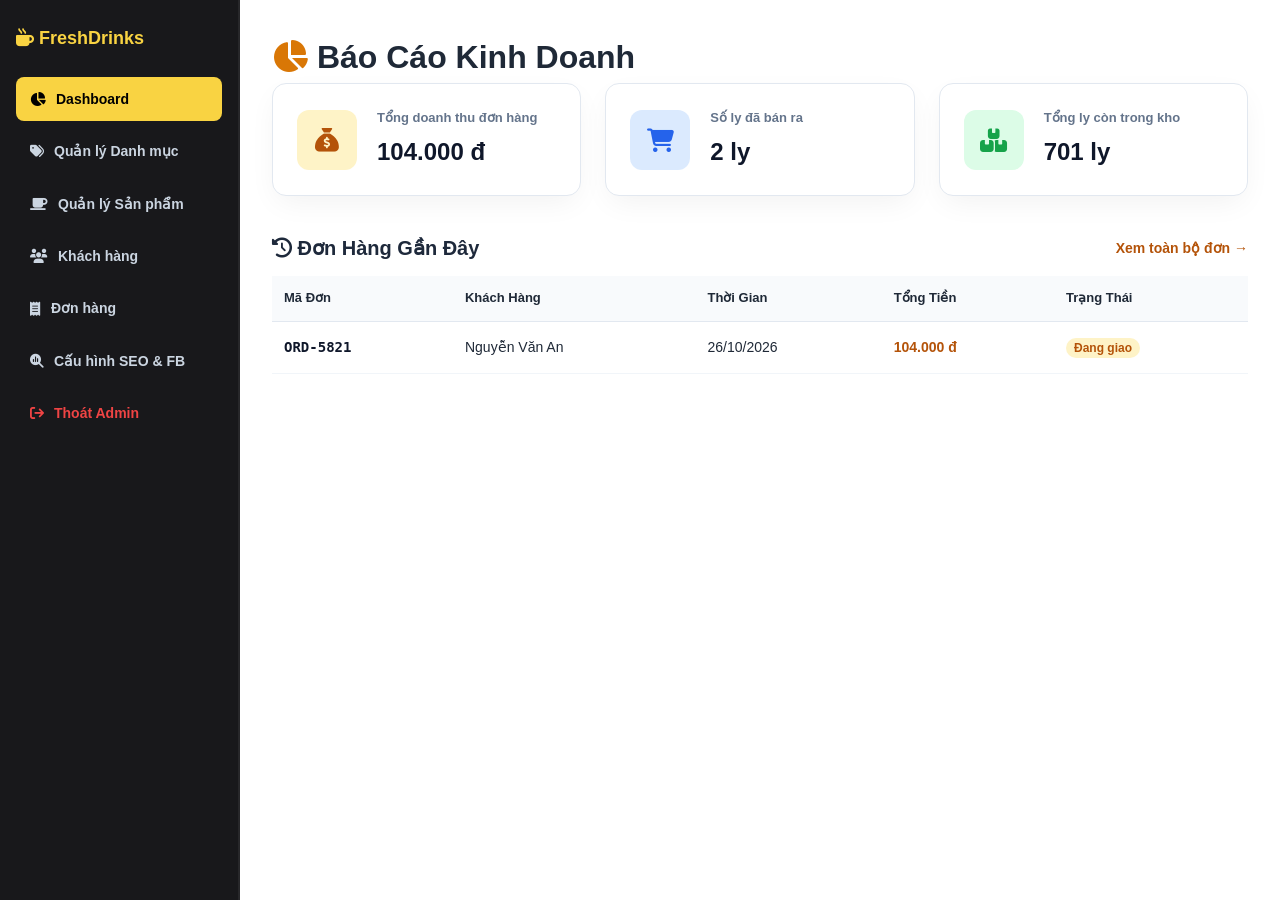
<file: admin/index.html>
<!DOCTYPE html>
<html lang="vi">
<head>
  <meta charset="UTF-8" />
  <meta name="viewport" content="width=device-width, initial-scale=1.0" />
  <title>Admin Portal - Dashboard</title>
  <link rel="stylesheet" href="https://cdnjs.cloudflare.com/ajax/libs/font-awesome/6.5.1/css/all.min.css" />
  <link rel="stylesheet" href="../css/admin.css" />
  <style>
    .stat-grid {
      display: grid;
      grid-template-columns: repeat(auto-fit, minmax(260px, 1fr));
      gap: 24px;
      margin-bottom: 36px;
    }
    .stat-card {
      background: #ffffff;
      border-radius: var(--admin-radius, 14px);
      padding: 24px;
      border: 1px solid var(--admin-border, #e2e8f0);
      box-shadow: var(--admin-shadow, 0 10px 30px -5px rgba(0,0,0,0.06));
      display: flex;
      align-items: center;
      gap: 20px;
    }
    .stat-icon {
      width: 60px;
      height: 60px;
      border-radius: 12px;
      display: flex;
      align-items: center;
      justify-content: center;
      font-size: 24px;
      flex-shrink: 0;
    }
    .stat-icon.gold { background: #fef3c7; color: #b45309; }
    .stat-icon.blue { background: #dbeafe; color: #2563eb; }
    .stat-icon.green { background: #dcfce7; color: #16a34a; }
  </style>
</head>
<body>
  <div class="admin-shell">
    <aside class="admin-sidebar">
      <h3><i class="fa-solid fa-mug-hot"></i> FreshDrinks</h3>
      <ul class="admin-nav">
        <li><a href="index.html" class="active"><i class="fa-solid fa-chart-pie"></i> Dashboard</a></li>
        <li><a href="categories.html"><i class="fa-solid fa-tags"></i> Quản lý Danh mục</a></li>
        <li><a href="products.html"><i class="fa-solid fa-mug-saucer"></i> Quản lý Sản phẩm</a></li>
        <li><a href="users.html"><i class="fa-solid fa-users"></i> Khách hàng</a></li>
        <li><a href="orders.html"><i class="fa-solid fa-receipt"></i> Đơn hàng</a></li>
        <li><a href="seo.html"><i class="fa-solid fa-magnifying-glass-chart"></i> Cấu hình SEO & FB</a></li>
        <li><a href="../index.html" style="color:#ef4444; margin-top: auto;"><i class="fa-solid fa-arrow-right-from-bracket"></i> Thoát Admin</a></li>
      </ul>
    </aside>

    <main class="admin-view-panel">
      <div class="admin-header-title">
        <h1><i class="fa-solid fa-chart-pie" style="color:var(--admin-primary-dark, #d97706);"></i> Báo Cáo Kinh Doanh</h1>
      </div>

      <div class="stat-grid">
        <div class="stat-card">
          <div class="stat-icon gold"><i class="fa-solid fa-sack-dollar"></i></div>
          <div>
            <p style="color:#64748b; font-size:13px; font-weight:600; margin-bottom:4px;">Tổng doanh thu đơn hàng</p>
            <h3 id="statRev" style="font-size:24px; font-weight:800; color:#0f172a;">0 đ</h3>
          </div>
        </div>
        <div class="stat-card">
          <div class="stat-icon blue"><i class="fa-solid fa-cart-shopping"></i></div>
          <div>
            <p style="color:#64748b; font-size:13px; font-weight:600; margin-bottom:4px;">Số ly đã bán ra</p>
            <h3 id="statSold" style="font-size:24px; font-weight:800; color:#0f172a;">0 ly</h3>
          </div>
        </div>
        <div class="stat-card">
          <div class="stat-icon green"><i class="fa-solid fa-boxes-stacked"></i></div>
          <div>
            <p style="color:#64748b; font-size:13px; font-weight:600; margin-bottom:4px;">Tổng ly còn trong kho</p>
            <h3 id="statStock" style="font-size:24px; font-weight:800; color:#0f172a;">0 ly</h3>
          </div>
        </div>
      </div>

      <div style="display: flex; justify-content: space-between; align-items: center; margin-bottom: 12px;">
        <h2 style="font-size: 20px; font-weight: 800; color: #1e293b;"><i class="fa-solid fa-clock-rotate-left"></i> Đơn Hàng Gần Đây</h2>
        <a href="orders.html" style="color:#b45309; text-decoration:none; font-weight:700; font-size:14px;">Xem toàn bộ đơn →</a>
      </div>

      <div class="admin-table-card">
        <table class="cart-table">
          <thead>
            <tr>
              <th>Mã Đơn</th>
              <th>Khách Hàng</th>
              <th>Thời Gian</th>
              <th>Tổng Tiền</th>
              <th>Trạng Thái</th>
            </tr>
          </thead>
          <tbody id="dashOrdersBody"></tbody>
        </table>
      </div>
    </main>
  </div>

  <script src="../js/data.js"></script>
  <script>
    async function initDashboard() {
      let orders = [];
      let products = [];

      try {
        orders = await apiGetOrders();
        products = await apiGetProducts();
      } catch (e) {}

      if (!orders || orders.length === 0) {
        try {
          const res = await fetch("../db.json");
          const data = await res.json();
          orders = data.orders || [];
          products = data.products || [];
        } catch (err) {}
      }

      const totalRev = orders.reduce((s, o) => s + Number(o.total || 0), 0);
      const totalSold = orders.reduce((s, o) => s + (o.items ? o.items.reduce((sum, i) => sum + Number(i.qty || 0), 0) : 0), 0);
      const totalStock = products.reduce((s, p) => s + Number(p.quantity || 0), 0);

      document.getElementById("statRev").innerText = `${totalRev.toLocaleString('vi-VN')} đ`;
      document.getElementById("statSold").innerText = `${totalSold} ly`;
      document.getElementById("statStock").innerText = `${totalStock} ly`;

      const tbody = document.getElementById("dashOrdersBody");
      if (!orders || orders.length === 0) {
        tbody.innerHTML = `<tr><td colspan="5" style="text-align:center; padding:24px; color:#64748b;">Chưa có dữ liệu đơn hàng.</td></tr>`;
      } else {
        tbody.innerHTML = orders.slice(-5).reverse().map(o => `
          <tr>
            <td><strong style="font-family:monospace; color:#0f172a;">${o.id}</strong></td>
            <td>${o.customer}</td>
            <td>${o.date || 'Hôm nay'}</td>
            <td><strong style="color:#b45309;">${Number(o.total).toLocaleString('vi-VN')} đ</strong></td>
            <td>
              <span style="background:#fef3c7; color:#b45309; padding:3px 8px; border-radius:99px; font-size:12px; font-weight:700;">
                ${o.status || 'Đang giao'}
              </span>
            </td>
          </tr>
        `).join('');
      }
    }

    document.addEventListener("DOMContentLoaded", initDashboard);
  </script>
</body>
</html>
</file>
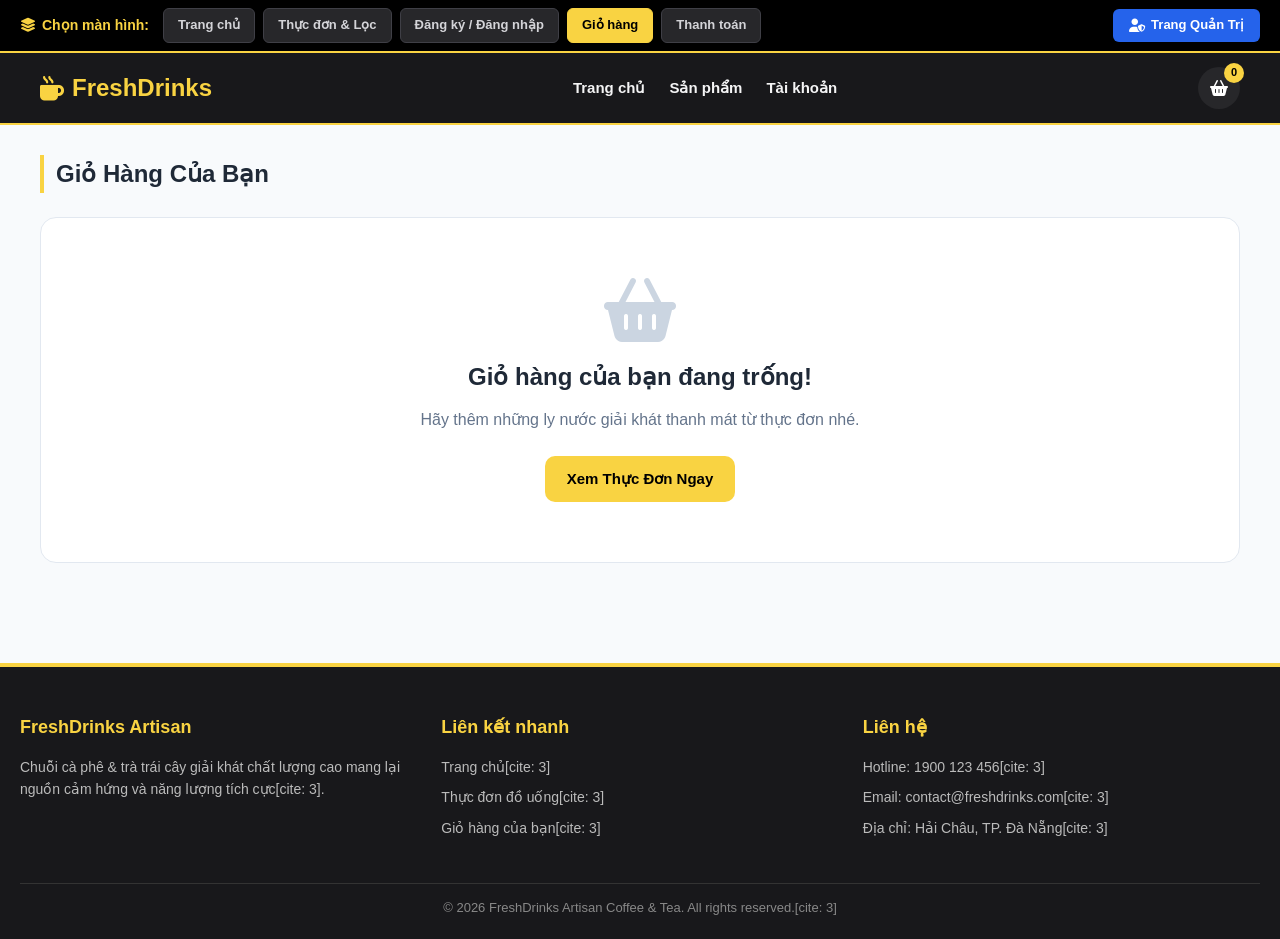
<file: cart.html>
<!DOCTYPE html>
<html lang="vi">
<head>
  <meta charset="UTF-8" />
  <meta name="viewport" content="width=device-width, initial-scale=1.0" />
  <title>FreshDrinks - Giỏ Hàng Mua Sắm</title>
  <link rel="stylesheet" href="https://cdnjs.cloudflare.com/ajax/libs/font-awesome/6.5.1/css/all.min.css" />
  <link rel="stylesheet" href="css/style.css" />
</head>
<body>
  <!-- TẦNG 1: THANH ĐIỀU HƯỚNG MÀN HÌNH -->
  <div class="demo-top-bar">
    <div class="demo-top-container">
      <div class="demo-nav-group">
        <span class="demo-title"><i class="fa-solid fa-layer-group"></i> Chọn màn hình:</span>
        <a href="index.html" class="demo-btn">Trang chủ</a>
        <a href="products.html" class="demo-btn">Thực đơn & Lọc</a>
        <a href="login.html" class="demo-btn">Đăng ký / Đăng nhập</a>
        <a href="cart.html" class="demo-btn active">Giỏ hàng</a>
        <a href="checkout.html" class="demo-btn">Thanh toán</a>
      </div>
      <a href="admin/index.html" class="demo-admin-btn">
        <i class="fa-solid fa-user-shield"></i> Trang Quản Trị
      </a>
    </div>
  </div>

  <!-- TẦNG 2: HEADER CHÍNH -->
  <header>
    <div class="header-container">
      <a href="index.html" class="logo"><i class="fa-solid fa-mug-hot"></i> FreshDrinks</a>
      <ul class="nav-menu">
        <li><a href="index.html">Trang chủ</a></li>
        <li><a href="products.html">Sản phẩm</a></li>
        <li><a id="authNavLink" href="login.html">Tài khoản</a></li>
      </ul>
      <a href="cart.html" class="cart-btn">
        <i class="fa-solid fa-basket-shopping"></i>
        <span class="badge" id="cartBadge">0</span>
      </a>
    </div>
  </header>

  <div class="container">
    <h1 class="sec-title" style="border-left: 4px solid var(--primary); padding-left: 12px;">Giỏ Hàng Của Bạn</h1>
    <div class="cart-layout" id="cartContainer"></div>
  </div>

  <footer>
    <div class="footer-container">
      <div class="footer-column">
        <h3>FreshDrinks Artisan</h3>
        <p>Chuỗi cà phê & trà trái cây giải khát chất lượng cao mang lại nguồn cảm hứng và năng lượng tích cực[cite: 3].</p>
      </div>
      <div class="footer-column">
        <h3>Liên kết nhanh</h3>
        <a href="index.html">Trang chủ[cite: 3]</a>
        <a href="products.html">Thực đơn đồ uống[cite: 3]</a>
        <a href="cart.html">Giỏ hàng của bạn[cite: 3]</a>
      </div>
      <div class="footer-column">
        <h3>Liên hệ</h3>
        <p>Hotline: 1900 123 456[cite: 3]</p>
        <p>Email: contact@freshdrinks.com[cite: 3]</p>
        <p>Địa chỉ: Hải Châu, TP. Đà Nẵng[cite: 3]</p>
      </div>
    </div>
    <div class="footer-bottom">© 2026 FreshDrinks Artisan Coffee & Tea. All rights reserved.[cite: 3]</div>
  </footer>

  <script src="js/data.js"></script>
  <script src="js/auth.js"></script>
  <script src="js/main.js"></script>
  <script>
    function changeItemQuantity(id, delta) {
      const cart = getCart();
      const item = cart.find(i => i.product.id == id);
      if (!item) return;

      item.quantity += delta;
      if (item.quantity <= 0) {
        saveCart(cart.filter(i => i.product.id != id));
      } else {
        saveCart(cart);
      }
      renderCart();
      updateCartBadge();
    }

    function renderCart() {
      const cart = getCart();
      const wrap = document.getElementById("cartContainer");

      if (!cart || cart.length === 0) {
        wrap.innerHTML = `
          <div style="grid-column:1/-1; text-align:center; padding:60px 20px; background:#fff; border-radius:16px; border:1px solid #e2e8f0;">
            <i class="fa-solid fa-basket-shopping" style="font-size:64px; color:#cbd5e1; margin-bottom:16px;"></i>
            <h2>Giỏ hàng của bạn đang trống!</h2>
            <p style="color:#64748b; margin:10px 0 24px;">Hãy thêm những ly nước giải khát thanh mát từ thực đơn nhé.</p>
            <a href="products.html" class="btn-primary">Xem Thực Đơn Ngay</a>
          </div>
        `;
        return;
      }

      const total = cart.reduce((s, i) => s + i.product.price * i.quantity, 0);

      wrap.innerHTML = `
        <div class="table-box">
          <table class="cart-table">
            <thead>
              <tr><th>Món Đồ Uống</th><th>Đơn Giá</th><th>Số Lượng</th><th>Thành Tiền</th><th></th></tr>
            </thead>
            <tbody>
              ${cart.map(i => `
                <tr>
                  <td>
                    <div style="display:flex; align-items:center; gap:14px;">
                      <img src="${i.product.image}" style="width:55px;height:55px;border-radius:10px;object-fit:cover; border:1px solid #e2e8f0;">
                      <div>
                        <strong style="font-size:15px; color:#0f172a;">${i.product.name}</strong>
                        <div style="font-size:12px;color:#64748b;margin-top:2px;">${i.product.desc || ''}</div>
                      </div>
                    </div>
                  </td>
                  <td>${i.product.price.toLocaleString('vi-VN')} đ</td>
                  <td>
                    <div class="qty-pill">
                      <button type="button" onclick="changeItemQuantity(${i.product.id}, -1)">-</button>
                      <span>${i.quantity}</span>
                      <button type="button" onclick="changeItemQuantity(${i.product.id}, 1)">+</button>
                    </div>
                  </td>
                  <td><strong style="color:#b45309;">${(i.product.price * i.quantity).toLocaleString('vi-VN')} đ</strong></td>
                  <td>
                    <button onclick="changeItemQuantity(${i.product.id}, -999)" style="color:#ef4444; border:none; background:none; cursor:pointer; font-size:16px;" title="Xóa món">
                      <i class="fa-solid fa-trash-can"></i>
                    </button>
                  </td>
                </tr>
              `).join('')}
            </tbody>
          </table>
        </div>
        <div class="summary-box">
          <h3 style="font-size:18px; font-weight:800; margin-bottom:18px;">Tóm Tắt Đơn Hàng</h3>
          <div class="sum-line"><span>Tạm tính</span><strong>${total.toLocaleString('vi-VN')} đ</strong></div>
          <div class="sum-line"><span>Phí vận chuyển</span><span style="color:#16a34a;font-weight:bold;">Miễn phí</span></div>
          <div class="sum-line total"><span>Tổng thanh toán</span><span>${total.toLocaleString('vi-VN')} đ</span></div>
          <a href="checkout.html" class="btn-primary btn-full" style="padding:14px; font-size:16px;">
            <i class="fa-solid fa-credit-card"></i> Tiến Hành Thanh Toán
          </a>
        </div>
      `;
    }

    renderCart();
  </script>
</body>
</html>
</file>
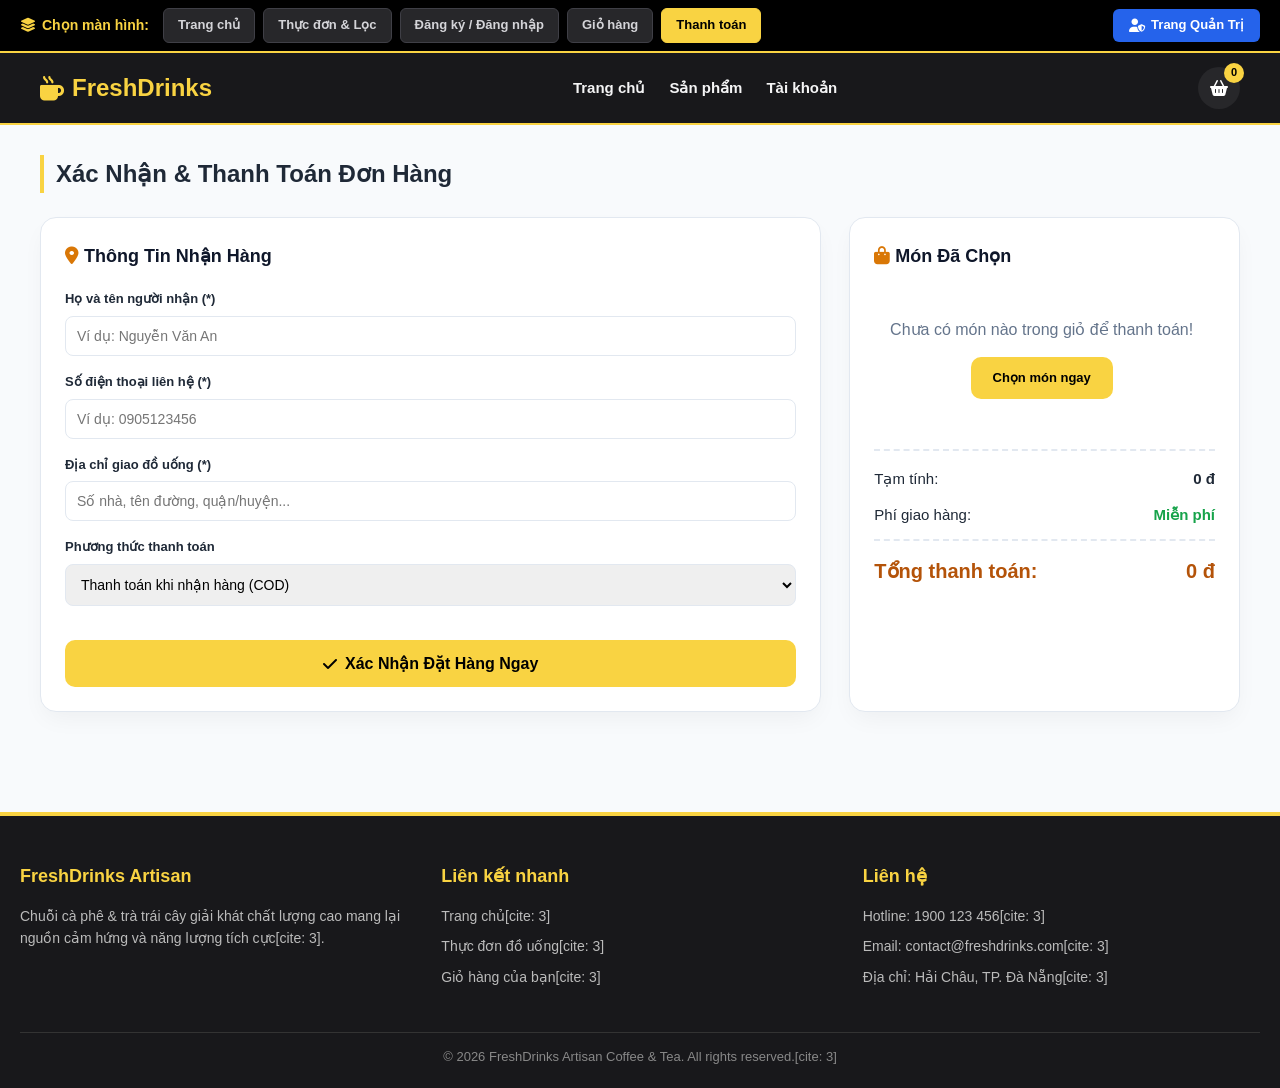
<file: checkout.html>
<!DOCTYPE html>
<html lang="vi">
<head>
  <meta charset="UTF-8" />
  <meta name="viewport" content="width=device-width, initial-scale=1.0" />
  <title>FreshDrinks - Xác Nhận Thanh Toán</title>
  <link rel="stylesheet" href="https://cdnjs.cloudflare.com/ajax/libs/font-awesome/6.5.1/css/all.min.css" />
  <link rel="stylesheet" href="css/style.css" />
  <style>
    .checkout-item {
      display: flex;
      align-items: center;
      gap: 16px;
      padding: 14px 0;
      border-bottom: 1px dashed var(--border);
    }
    .checkout-item:last-child { border-bottom: none; }
    .checkout-item-img {
      width: 70px;
      height: 70px;
      border-radius: 10px;
      object-fit: cover;
      background: #f8fafc;
      border: 1px solid var(--border);
      flex-shrink: 0;
    }
    .checkout-item-details { flex: 1; }
    .checkout-item-name { font-size: 15px; font-weight: 700; color: #0f172a; margin-bottom: 4px; }
    .checkout-item-desc {
      font-size: 12px;
      color: var(--text-muted);
      line-height: 1.4;
      display: -webkit-box;
      -webkit-line-clamp: 2;
      -webkit-box-orient: vertical;
      overflow: hidden;
      margin-bottom: 4px;
    }
    .checkout-item-price { font-size: 14px; font-weight: 700; color: #b45309; }
    .checkout-item-qty { font-size: 13px; color: #64748b; font-weight: 600; }
  </style>
</head>
<body>
  <!-- TẦNG 1: THANH ĐIỀU HƯỚNG MÀN HÌNH -->
  <div class="demo-top-bar">
    <div class="demo-top-container">
      <div class="demo-nav-group">
        <span class="demo-title"><i class="fa-solid fa-layer-group"></i> Chọn màn hình:</span>
        <a href="index.html" class="demo-btn">Trang chủ</a>
        <a href="products.html" class="demo-btn">Thực đơn & Lọc</a>
        <a href="login.html" class="demo-btn">Đăng ký / Đăng nhập</a>
        <a href="cart.html" class="demo-btn">Giỏ hàng</a>
        <a href="checkout.html" class="demo-btn active">Thanh toán</a>
      </div>
      <a href="admin/index.html" class="demo-admin-btn">
        <i class="fa-solid fa-user-shield"></i> Trang Quản Trị
      </a>
    </div>
  </div>

  <!-- TẦNG 2: HEADER CHÍNH -->
  <header>
    <div class="header-container">
      <a href="index.html" class="logo"><i class="fa-solid fa-mug-hot"></i> FreshDrinks</a>
      <ul class="nav-menu">
        <li><a href="index.html">Trang chủ</a></li>
        <li><a href="products.html">Sản phẩm</a></li>
        <li><a id="authNavLink" href="login.html">Tài khoản</a></li>
      </ul>
      <a href="cart.html" class="cart-btn">
        <i class="fa-solid fa-basket-shopping"></i>
        <span class="badge" id="cartBadge">0</span>
      </a>
    </div>
  </header>

  <div class="container">
    <h1 class="sec-title" style="border-left: 4px solid var(--primary); padding-left: 12px;">Xác Nhận & Thanh Toán Đơn Hàng</h1>

    <div class="cart-layout">
      <!-- CỘT 1: THÔNG TIN GIAO HÀNG -->
      <div class="form-card">
        <h3 style="font-size:18px; font-weight:800; margin-bottom:18px; color:#0f172a;">
          <i class="fa-solid fa-location-dot" style="color:var(--primary-dark);"></i> Thông Tin Nhận Hàng
        </h3>

        <form id="checkoutForm" onsubmit="processOrder(event)">
          <div class="field-group" style="margin-bottom:16px;">
            <label>Họ và tên người nhận (*)</label>
            <input type="text" id="chkName" placeholder="Ví dụ: Nguyễn Văn An" required autocomplete="off" />
          </div>

          <div class="field-group" style="margin-bottom:16px;">
            <label>Số điện thoại liên hệ (*)</label>
            <input type="tel" id="chkPhone" placeholder="Ví dụ: 0905123456" required autocomplete="off" />
          </div>

          <div class="field-group" style="margin-bottom:16px;">
            <label>Địa chỉ giao đồ uống (*)</label>
            <input type="text" id="chkAddress" placeholder="Số nhà, tên đường, quận/huyện..." required autocomplete="off" />
          </div>

          <div class="field-group" style="margin-bottom:20px;">
            <label>Phương thức thanh toán</label>
            <select id="chkPayment">
              <option value="cod">Thanh toán khi nhận hàng (COD)</option>
              <option value="vietqr">Chuyển khoản qua mã VietQR</option>
            </select>
          </div>

          <button type="submit" class="btn-primary btn-full" style="padding:14px; font-size:16px;">
            <i class="fa-solid fa-check"></i> Xác Nhận Đặt Hàng Ngay
          </button>
        </form>
      </div>

      <!-- CỘT 2: DANH SÁCH MÓN ĐÃ CHỌN -->
      <div class="summary-box">
        <h3 style="font-size:18px; font-weight:800; margin-bottom:16px; color:#0f172a;">
          <i class="fa-solid fa-bag-shopping" style="color:var(--primary-dark);"></i> Món Đã Chọn
        </h3>

        <div id="checkoutItemList" style="max-height: 380px; overflow-y: auto; padding-right: 6px;"></div>

        <div style="margin-top: 20px; border-top: 2px dashed var(--border); padding-top: 16px;">
          <div class="sum-line"><span>Tạm tính:</span><span id="subTotalText" style="font-weight:700;">0 đ</span></div>
          <div class="sum-line"><span>Phí giao hàng:</span><span style="font-weight:700; color:#16a34a;">Miễn phí</span></div>
          <div class="sum-line total"><span>Tổng thanh toán:</span><span id="totalAmountText">0 đ</span></div>
        </div>
      </div>
    </div>
  </div>

  <footer>
    <div class="footer-container">
      <div class="footer-column">
        <h3>FreshDrinks Artisan</h3>
        <p>Chuỗi cà phê & trà trái cây giải khát chất lượng cao mang lại nguồn cảm hứng và năng lượng tích cực[cite: 3].</p>
      </div>
      <div class="footer-column">
        <h3>Liên kết nhanh</h3>
        <a href="index.html">Trang chủ[cite: 3]</a>
        <a href="products.html">Thực đơn đồ uống[cite: 3]</a>
        <a href="cart.html">Giỏ hàng của bạn[cite: 3]</a>
      </div>
      <div class="footer-column">
        <h3>Liên hệ</h3>
        <p>Hotline: 1900 123 456[cite: 3]</p>
        <p>Email: contact@freshdrinks.com[cite: 3]</p>
        <p>Địa chỉ: Hải Châu, TP. Đà Nẵng[cite: 3]</p>
      </div>
    </div>
    <div class="footer-bottom">© 2026 FreshDrinks Artisan Coffee & Tea. All rights reserved.[cite: 3]</div>
  </footer>

  <script src="js/data.js"></script>
  <script src="js/auth.js"></script>
  <script src="js/main.js"></script>
  <script>
    function renderCheckoutItems() {
      const cart = getCart();
      const listWrap = document.getElementById("checkoutItemList");
      const subTotalText = document.getElementById("subTotalText");
      const totalAmountText = document.getElementById("totalAmountText");

      if (!cart || cart.length === 0) {
        listWrap.innerHTML = `
          <div style="text-align:center; padding:30px 10px; color:#64748b;">
            <p>Chưa có món nào trong giỏ để thanh toán!</p>
            <a href="products.html" class="btn-primary" style="margin-top:14px; font-size:13px;">Chọn món ngay</a>
          </div>
        `;
        subTotalText.textContent = "0 đ";
        totalAmountText.textContent = "0 đ";
        return;
      }

      let total = 0;
      listWrap.innerHTML = cart.map(item => {
        const p = item.product;
        const lineTotal = p.price * item.quantity;
        total += lineTotal;

        return `
          <div class="checkout-item">
            <img class="checkout-item-img" src="${p.image}" alt="${p.name}">
            <div class="checkout-item-details">
              <div class="checkout-item-name">${p.name}</div>
              <div class="checkout-item-desc">${p.desc || ''}</div>
              <div style="display:flex; justify-content:space-between; align-items:center;">
                <span class="checkout-item-price">${Number(p.price).toLocaleString('vi-VN')} đ</span>
                <span class="checkout-item-qty">x ${item.quantity}</span>
              </div>
            </div>
          </div>
        `;
      }).join('');

      subTotalText.textContent = total.toLocaleString('vi-VN') + " đ";
      totalAmountText.textContent = total.toLocaleString('vi-VN') + " đ";
    }

    async function processOrder(e) {
      e.preventDefault();
      const cart = getCart();
      if (!cart || cart.length === 0) return alert("❌ Giỏ hàng của bạn đang trống!");

      const orderId = `ORD-${Math.floor(1000 + Math.random() * 9000)}`;
      const total = cart.reduce((s, i) => s + i.product.price * i.quantity, 0);

      const newOrder = {
        id: orderId,
        customer: document.getElementById('chkName').value.trim(),
        phone: document.getElementById('chkPhone').value.trim(),
        address: document.getElementById('chkAddress').value.trim(),
        date: new Date().toLocaleDateString("vi-VN"),
        total: total,
        status: "Đang giao",
        items: cart.map(i => ({ name: i.product.name, qty: i.quantity, price: i.product.price }))
      };

      // 1. Gửi POST lưu vào db.json
      await apiCreateOrder(newOrder);

      // 2. Trừ số lượng tồn kho trong db.json
      for (const item of cart) {
        try {
          const res = await fetch(`http://localhost:3001/products/${item.product.id}`);
          if (res.ok) {
            const currentProd = await res.json();
            currentProd.quantity = Math.max(0, currentProd.quantity - item.quantity);
            await apiUpdateProduct(currentProd.id, currentProd);
          }
        } catch (err) {}
      }

      // 3. Dọn rỗng giỏ hàng
      saveCart([]);
      if (typeof updateCartBadge === "function") updateCartBadge();

      window.location.href = `success.html?orderId=${orderId}&total=${total}`;
    }

    document.addEventListener("DOMContentLoaded", () => {
      renderCheckoutItems();
      const user = JSON.parse(localStorage.getItem("fd_currentUser"));
      if (user) {
        if (user.name) document.getElementById("chkName").value = user.name;
        if (user.phone) document.getElementById("chkPhone").value = user.phone;
      }
    });
  </script>
</body>
</html>
</file>
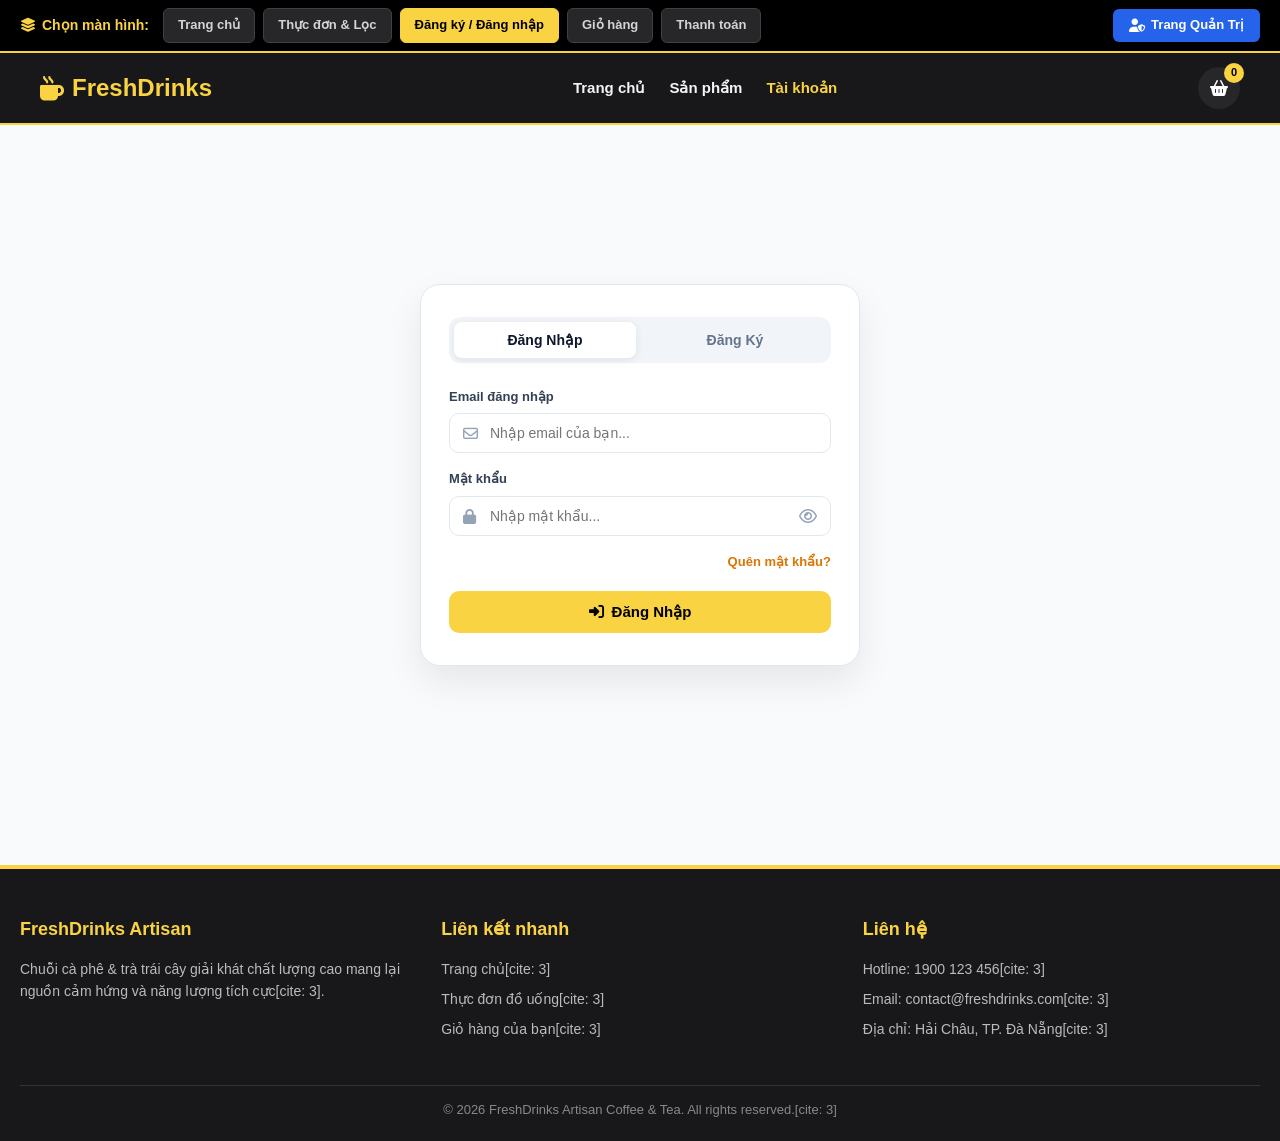
<file: login.html>
<!DOCTYPE html>
<html lang="vi">
<head>
  <meta charset="UTF-8" />
  <meta name="viewport" content="width=device-width, initial-scale=1.0" />
  <title>FreshDrinks - Tài Khoản</title>
  <link rel="stylesheet" href="https://cdnjs.cloudflare.com/ajax/libs/font-awesome/6.5.1/css/all.min.css" />
  <link rel="stylesheet" href="css/style.css" />
</head>
<body>
  <!-- TẦNG 1: THANH ĐIỀU HƯỚNG MÀN HÌNH -->
  <div class="demo-top-bar">
    <div class="demo-top-container">
      <div class="demo-nav-group">
        <span class="demo-title">
          <i class="fa-solid fa-layer-group"></i> Chọn màn hình:
        </span>
        <a href="index.html" class="demo-btn">Trang chủ</a>
        <a href="products.html" class="demo-btn">Thực đơn & Lọc</a>
        <a href="login.html" class="demo-btn active">Đăng ký / Đăng nhập</a>
        <a href="cart.html" class="demo-btn">Giỏ hàng</a>
        <a href="checkout.html" class="demo-btn">Thanh toán</a>
      </div>
      <a href="admin/index.html" class="demo-admin-btn">
        <i class="fa-solid fa-user-shield"></i> Trang Quản Trị
      </a>
    </div>
  </div>

  <!-- TẦNG 2: HEADER CHÍNH -->
  <header>
    <div class="header-container">
      <a href="index.html" class="logo"><i class="fa-solid fa-mug-hot"></i> FreshDrinks</a>
      <ul class="nav-menu">
        <li><a href="index.html">Trang chủ</a></li>
        <li><a href="products.html">Sản phẩm</a></li>
        <li><a id="authNavLink" href="login.html" class="active">Tài khoản</a></li>
      </ul>
      <a href="cart.html" class="cart-btn">
        <i class="fa-solid fa-basket-shopping"></i>
        <span class="badge" id="cartBadge">0</span>
      </a>
    </div>
  </header>

  <!-- FORM AUTH -->
  <div class="auth-wrapper">
    <div class="auth-card">

      <!-- KHUNG HIỂN THỊ KHI ĐÃ ĐĂNG NHẬP -->
      <div id="loggedInBox" style="display: none; text-align: center; padding: 10px 0;">
        <div style="font-size: 54px; color: var(--primary); margin-bottom: 12px;">
          <i class="fa-solid fa-circle-user"></i>
        </div>
        <h3 id="loggedInUserName" style="font-size: 22px; font-weight: 800; color: #0f172a; margin-bottom: 6px;"></h3>
        <p id="loggedInUserEmail" style="font-size: 14px; color: #64748b; margin-bottom: 24px;"></p>

        <div style="display: flex; gap: 10px; justify-content: center; flex-wrap: wrap;">
          <a href="index.html" class="demo-btn active" style="padding: 10px 18px; font-size: 14px; border-radius: 8px;">
            <i class="fa-solid fa-house"></i> Về Trang Chủ
          </a>
          <button type="button" onclick="handleLogout()" style="
            background: #ef4444; 
            color: #fff; 
            border: none; 
            padding: 10px 18px; 
            border-radius: 8px; 
            font-weight: 700; 
            font-size: 14px; 
            cursor: pointer;
            display: inline-flex;
            align-items: center;
            gap: 6px;
            transition: 0.2s;
          ">
            <i class="fa-solid fa-arrow-right-from-bracket"></i> Đăng Xuất
          </button>
        </div>
      </div>

      <!-- CÁC FORM KHI CHƯA ĐĂNG NHẬP -->
      <div id="authFormsContainer">
        <div class="auth-nav-tabs" id="tabContainer">
          <button type="button" class="auth-tab-btn active" id="tabLoginBtn" onclick="switchAuthMode('login')">Đăng Nhập</button>
          <button type="button" class="auth-tab-btn" id="tabRegisterBtn" onclick="switchAuthMode('register')">Đăng Ký</button>
        </div>

        <div class="auth-msg-box" id="authAlertBox">
          <i id="authAlertIcon" class="fa-solid fa-circle-exclamation"></i>
          <span id="authAlertText">Thông báo</span>
        </div>

        <!-- 1. FORM ĐĂNG NHẬP -->
        <form id="loginForm" onsubmit="handleLogin(event)">
          <div class="form-group">
            <label>Email đăng nhập</label>
            <div class="input-icon-wrap">
              <i class="fa-regular fa-envelope input-icon"></i>
              <input type="email" id="loginEmail" placeholder="Nhập email của bạn..." required autocomplete="off" />
            </div>
          </div>

          <div class="form-group">
            <label>Mật khẩu</label>
            <div class="input-icon-wrap">
              <i class="fa-solid fa-lock input-icon"></i>
              <input type="password" id="loginPassword" placeholder="Nhập mật khẩu..." required />
              <i class="fa-regular fa-eye toggle-eye" onclick="togglePasswordVisibility('loginPassword', this)"></i>
            </div>
          </div>

          <div class="auth-extra-links">
            <span class="auth-link" onclick="switchAuthMode('forgot')">Quên mật khẩu?</span>
          </div>

          <button type="submit" class="btn-auth-submit">
            <i class="fa-solid fa-right-to-bracket"></i> Đăng Nhập
          </button>
        </form>

        <!-- 2. FORM ĐĂNG KÝ -->
        <form id="registerForm" style="display: none;" onsubmit="handleRegister(event)">
          <div class="form-group">
            <label>Họ và tên</label>
            <div class="input-icon-wrap">
              <i class="fa-regular fa-user input-icon"></i>
              <input type="text" id="regName" placeholder="Nhập họ và tên..." required autocomplete="off" />
            </div>
          </div>

          <div class="form-group">
            <label>Số điện thoại</label>
            <div class="input-icon-wrap">
              <i class="fa-solid fa-phone input-icon"></i>
              <input type="tel" id="regPhone" placeholder="Ví dụ: 0905123456" required autocomplete="off" />
            </div>
          </div>

          <div class="form-group">
            <label>Email</label>
            <div class="input-icon-wrap">
              <i class="fa-regular fa-envelope input-icon"></i>
              <input type="email" id="regEmail" placeholder="Nhập email của bạn..." required autocomplete="off" />
            </div>
          </div>

          <div class="form-group">
            <label>Mật khẩu</label>
            <div class="input-icon-wrap">
              <i class="fa-solid fa-lock input-icon"></i>
              <input type="password" id="regPassword" placeholder="Tạo mật khẩu (tối thiểu 6 ký tự)..." required minlength="6" />
              <i class="fa-regular fa-eye toggle-eye" onclick="togglePasswordVisibility('regPassword', this)"></i>
            </div>
          </div>

          <button type="submit" class="btn-auth-submit" style="margin-top: 10px;">
            <i class="fa-solid fa-user-plus"></i> Đăng Ký Tài Khoản
          </button>
        </form>

        <!-- 3. FORM QUÊN MẬT KHẨU -->
        <form id="forgotForm" style="display: none;" onsubmit="handleForgot(event)">
          <h3 class="auth-form-title">Khôi Phục Mật Khẩu</h3>
          <p class="auth-form-desc">Nhập email tài khoản và mật khẩu mới cần thay đổi.</p>

          <div class="form-group">
            <label>Email đã đăng ký</label>
            <div class="input-icon-wrap">
              <i class="fa-regular fa-envelope input-icon"></i>
              <input type="email" id="forgotEmail" placeholder="Nhập email tài khoản..." required autocomplete="off" />
            </div>
          </div>

          <div class="form-group">
            <label>Mật khẩu mới</label>
            <div class="input-icon-wrap">
              <i class="fa-solid fa-lock input-icon"></i>
              <input type="password" id="forgotNewPassword" placeholder="Nhập mật khẩu mới..." required minlength="6" />
              <i class="fa-regular fa-eye toggle-eye" onclick="togglePasswordVisibility('forgotNewPassword', this)"></i>
            </div>
          </div>

          <button type="submit" class="btn-auth-submit" style="margin-top: 10px;">
            <i class="fa-solid fa-key"></i> Đặt Lại Mật Khẩu
          </button>

          <div style="text-align: center; margin-top: 16px;">
            <span class="auth-link" onclick="switchAuthMode('login')">← Quay lại Đăng Nhập</span>
          </div>
        </form>
      </div>

    </div>
  </div>

  <footer>
    <div class="footer-container">
      <div class="footer-column">
        <h3>FreshDrinks Artisan</h3>
        <p>Chuỗi cà phê & trà trái cây giải khát chất lượng cao mang lại nguồn cảm hứng và năng lượng tích cực[cite: 3].</p>
      </div>
      <div class="footer-column">
        <h3>Liên kết nhanh</h3>
        <a href="index.html">Trang chủ[cite: 3]</a>
        <a href="products.html">Thực đơn đồ uống[cite: 3]</a>
        <a href="cart.html">Giỏ hàng của bạn[cite: 3]</a>
      </div>
      <div class="footer-column">
        <h3>Liên hệ</h3>
        <p>Hotline: 1900 123 456[cite: 3]</p>
        <p>Email: contact@freshdrinks.com[cite: 3]</p>
        <p>Địa chỉ: Hải Châu, TP. Đà Nẵng[cite: 3]</p>
      </div>
    </div>
    <div class="footer-bottom">© 2026 FreshDrinks Artisan Coffee & Tea. All rights reserved.[cite: 3]</div>
  </footer>

  <script src="js/data.js"></script>
  <script src="js/auth.js"></script>
  <script src="js/main.js"></script>
  <script>
    function showAuthNotice(type, text) {
      const box = document.getElementById("authAlertBox");
      const icon = document.getElementById("authAlertIcon");
      const msg = document.getElementById("authAlertText");

      box.className = "auth-msg-box " + type;
      msg.textContent = text;
      icon.className = type === "success" ? "fa-solid fa-circle-check" : "fa-solid fa-circle-xmark";
      box.style.display = "flex";
    }

    function clearAuthNotice() {
      const box = document.getElementById("authAlertBox");
      if (box) box.style.display = "none";
    }

    function checkCurrentAuthState() {
      const currentUser = JSON.parse(localStorage.getItem("fd_currentUser"));
      const authFormsContainer = document.getElementById("authFormsContainer");
      const loggedInBox = document.getElementById("loggedInBox");

      if (currentUser) {
        authFormsContainer.style.display = "none";
        loggedInBox.style.display = "block";
        document.getElementById("loggedInUserName").textContent = `Xin chào, ${currentUser.name}!`;
        document.getElementById("loggedInUserEmail").textContent = currentUser.email;
      } else {
        loggedInBox.style.display = "none";
        authFormsContainer.style.display = "block";
        switchAuthMode("login");
      }
    }

    function handleLogout() {
      if (confirm("Bạn có chắc chắn muốn đăng xuất khỏi tài khoản này?")) {
        localStorage.removeItem("fd_currentUser");
        alert("✅ Đăng xuất thành công!");
        checkCurrentAuthState();
        if (typeof checkAuthStatus === "function") checkAuthStatus();
      }
    }

    function switchAuthMode(mode) {
      clearAuthNotice();
      const loginForm = document.getElementById("loginForm");
      const registerForm = document.getElementById("registerForm");
      const forgotForm = document.getElementById("forgotForm");
      const tabBox = document.getElementById("tabContainer");
      const tabLogin = document.getElementById("tabLoginBtn");
      const tabRegister = document.getElementById("tabRegisterBtn");

      if (mode === "login") {
        tabBox.style.display = "flex";
        loginForm.style.display = "block";
        registerForm.style.display = "none";
        forgotForm.style.display = "none";
        tabLogin.classList.add("active");
        tabRegister.classList.remove("active");
      } else if (mode === "register") {
        tabBox.style.display = "flex";
        loginForm.style.display = "none";
        registerForm.style.display = "block";
        forgotForm.style.display = "none";
        tabLogin.classList.remove("active");
        tabRegister.classList.add("active");
      } else if (mode === "forgot") {
        tabBox.style.display = "none";
        loginForm.style.display = "none";
        registerForm.style.display = "none";
        forgotForm.style.display = "block";
      }
    }

    function togglePasswordVisibility(inputId, eyeIcon) {
      const input = document.getElementById(inputId);
      if (input.type === "password") {
        input.type = "text";
        eyeIcon.classList.replace("fa-eye", "fa-eye-slash");
      } else {
        input.type = "password";
        eyeIcon.classList.replace("fa-eye-slash", "fa-eye");
      }
    }

    async function handleRegister(e) {
      e.preventDefault();
      clearAuthNotice();

      const name = document.getElementById("regName").value.trim();
      const phone = document.getElementById("regPhone").value.trim();
      const email = document.getElementById("regEmail").value.trim().toLowerCase();
      const password = document.getElementById("regPassword").value;

      const users = await apiGetUsers();
      if (users.some(u => u.email === email)) {
        showAuthNotice("error", "Email này đã được đăng ký trong db.json!");
        return;
      }

      const newUser = {
        name,
        phone,
        email,
        password,
        role: "user"
      };

      await apiRegisterUser(newUser);

      showAuthNotice("success", "Đăng ký thành công và đã lưu vào db.json! Đang chuyển...");
      document.getElementById("registerForm").reset();

      setTimeout(() => {
        switchAuthMode("login");
        document.getElementById("loginEmail").value = email;
      }, 1200);
    }

    async function handleLogin(e) {
      e.preventDefault();
      clearAuthNotice();

      const email = document.getElementById("loginEmail").value.trim().toLowerCase();
      const password = document.getElementById("loginPassword").value;

      const users = await apiGetUsers();
      const matchedUser = users.find(u => u.email === email && u.password === password);

      if (matchedUser) {
        showAuthNotice("success", `Đăng nhập thành công! Xin chào ${matchedUser.name}...`);
        localStorage.setItem("fd_currentUser", JSON.stringify(matchedUser));

        setTimeout(() => {
          window.location.href = "index.html";
        }, 1000);
      } else {
        showAuthNotice("error", "Đăng nhập thất bại! Email hoặc mật khẩu không chính xác.");
      }
    }

    async function handleForgot(e) {
      e.preventDefault();
      clearAuthNotice();

      const email = document.getElementById("forgotEmail").value.trim().toLowerCase();
      const newPassword = document.getElementById("forgotNewPassword").value;

      const users = await apiGetUsers();
      const user = users.find(u => u.email === email);

      if (user) {
        user.password = newPassword;
        await apiUpdateUserPassword(user.id, user);

        showAuthNotice("success", "Đổi mật khẩu thành công và đã cập nhật vào db.json!");
        document.getElementById("forgotForm").reset();

        setTimeout(() => {
          switchAuthMode("login");
          document.getElementById("loginEmail").value = email;
        }, 1500);
      } else {
        showAuthNotice("error", "Email không tồn tại trong hệ thống db.json!");
      }
    }

    document.addEventListener("DOMContentLoaded", checkCurrentAuthState);
  </script>
</body>
</html>
</file>
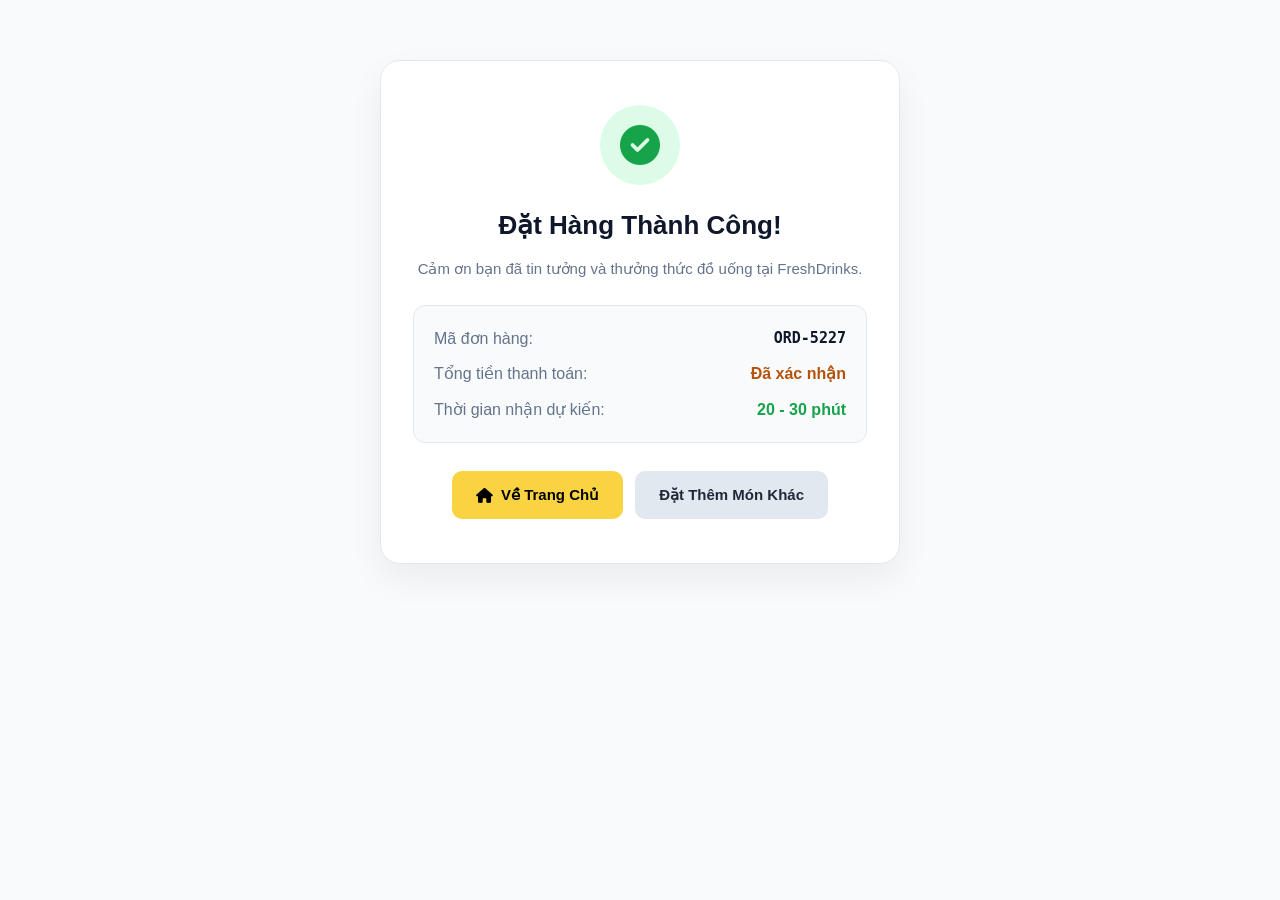
<file: success.html>
<!DOCTYPE html>
<html lang="vi">
<head>
  <meta charset="UTF-8" />
  <meta name="viewport" content="width=device-width, initial-scale=1.0" />
  <title>FreshDrinks - Đặt Hàng Thành Công</title>
  <link rel="stylesheet" href="https://cdnjs.cloudflare.com/ajax/libs/font-awesome/6.5.1/css/all.min.css" />
  <link rel="stylesheet" href="css/style.css" />
</head>
<body style="background:#f8fafc;">
  <div class="container" style="text-align: center; padding-top: 60px;">
    <div class="table-box" style="max-width: 520px; margin: auto; padding: 44px 32px; border-radius: 20px; box-shadow: 0 15px 35px rgba(0,0,0,0.06);">
      <div style="width: 80px; height: 80px; background:#dcfce7; color:#16a34a; border-radius:50%; display:inline-flex; align-items:center; justify-content:center; font-size:40px; margin-bottom:20px;">
        <i class="fa-solid fa-circle-check"></i>
      </div>
      <h1 style="font-size: 26px; font-weight:800; color:#0f172a; margin-bottom: 10px;">Đặt Hàng Thành Công!</h1>
      <p style="color: #64748b; margin-bottom: 24px; font-size:15px;">Cảm ơn bạn đã tin tưởng và thưởng thức đồ uống tại FreshDrinks.</p>

      <div style="background:#f8fafc; border:1px solid #e2e8f0; border-radius:12px; padding:20px; text-align:left; margin-bottom:28px;">
        <div style="display:flex; justify-content:space-between; margin-bottom:10px;">
          <span style="color:#64748b;">Mã đơn hàng:</span>
          <strong id="outId" style="font-family:monospace; font-size:15px; color:#0f172a;"></strong>
        </div>
        <div style="display:flex; justify-content:space-between; margin-bottom:10px;">
          <span style="color:#64748b;">Tổng tiền thanh toán:</span>
          <strong id="outTotal" style="color:#b45309; font-size:16px;"></strong>
        </div>
        <div style="display:flex; justify-content:space-between;">
          <span style="color:#64748b;">Thời gian nhận dự kiến:</span>
          <strong style="color:#16a34a;">20 - 30 phút</strong>
        </div>
      </div>

      <div style="display:flex; gap:12px; justify-content:center;">
        <a href="index.html" class="btn-primary" style="padding:12px 24px;">
          <i class="fa-solid fa-house"></i> Về Trang Chủ
        </a>
        <a href="products.html" class="btn-primary" style="background:#e2e8f0; color:#1f2937; padding:12px 24px;">
          Đặt Thêm Món Khác
        </a>
      </div>
    </div>
  </div>

  <script src="js/data.js"></script>
  <script>
    const p = new URLSearchParams(window.location.search);
    const orders = typeof getOrders === "function" ? getOrders() : [];
    const latestOrder = orders.length > 0 ? orders[orders.length - 1] : null;

    // Lấy ID và Tổng tiền từ URL hoặc từ đơn hàng vừa tạo mới nhất
    const orderId = p.get('orderId') || (latestOrder ? latestOrder.id : "ORD-" + Math.floor(1000 + Math.random() * 9000));
    const total = p.get('total') ? Number(p.get('total')) : (latestOrder ? latestOrder.total : 0);

    document.getElementById('outId').innerText = orderId;
    document.getElementById('outTotal').innerText = total > 0 ? total.toLocaleString('vi-VN') + ' đ' : 'Đã xác nhận';
  </script>
</body>
</html>
</file>
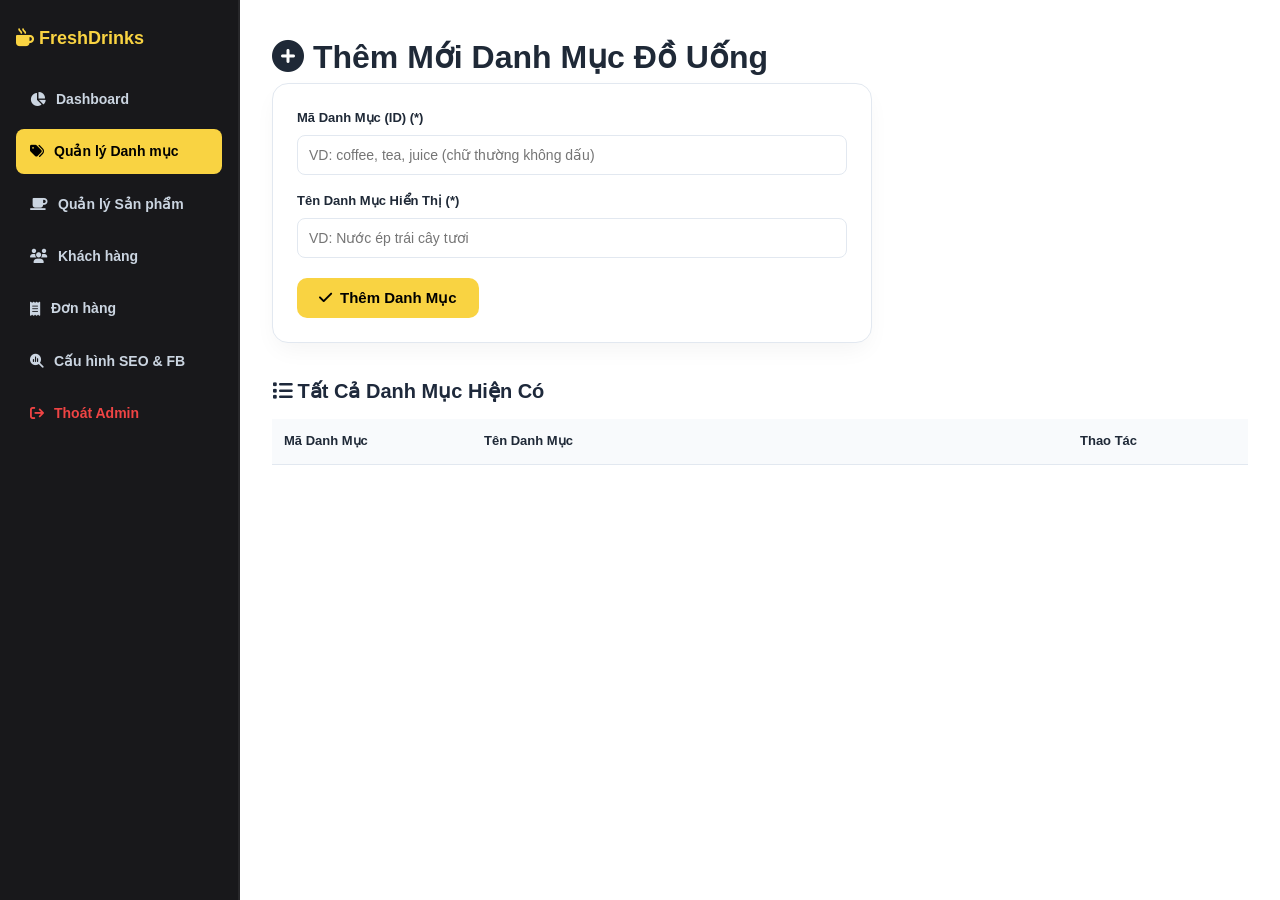
<file: admin/categories.html>
<!DOCTYPE html>
<html lang="vi">
<head>
  <meta charset="UTF-8" />
  <meta name="viewport" content="width=device-width, initial-scale=1.0" />
  <title>Admin - Quản lý Danh mục</title>
  <link rel="stylesheet" href="https://cdnjs.cloudflare.com/ajax/libs/font-awesome/6.5.1/css/all.min.css" />
  <link rel="stylesheet" href="../css/admin.css" />
</head>
<body>
  <div class="admin-shell">
    <aside class="admin-sidebar">
      <h3><i class="fa-solid fa-mug-hot"></i> FreshDrinks</h3>
      <ul class="admin-nav">
        <li><a href="index.html"><i class="fa-solid fa-chart-pie"></i> Dashboard</a></li>
        <li><a href="categories.html" class="active"><i class="fa-solid fa-tags"></i> Quản lý Danh mục </a></li>
        <li><a href="products.html"><i class="fa-solid fa-mug-saucer"></i> Quản lý Sản phẩm</a></li>
        <li><a href="users.html"><i class="fa-solid fa-users"></i> Khách hàng</a></li>
        <li><a href="orders.html"><i class="fa-solid fa-receipt"></i> Đơn hàng</a></li>
        <li><a href="seo.html"><i class="fa-solid fa-magnifying-glass-chart"></i> Cấu hình SEO & FB</a></li>
        <li><a href="../index.html" style="color:#ef4444; margin-top: auto;"><i class="fa-solid fa-arrow-right-from-bracket"></i> Thoát Admin</a></li>
      </ul>
    </aside>

    <main class="admin-view-panel">
      <div class="admin-header-title">
        <h1 id="catTitle"><i class="fa-solid fa-circle-plus" style="color:var(--admin-primary-dark);"></i> Thêm Mới Danh Mục Đồ Uống</h1>
      </div>
      
      <!-- FORM THÊM MỚI / CHỈNH SỬA -->
      <form class="form-card" style="max-width: 600px; margin-bottom: 32px;" onsubmit="handleCategorySubmit(event)">
        <input type="hidden" id="editCatId">
        <div class="field-group" style="margin-bottom: 16px;">
          <label>Mã Danh Mục (ID) (*)</label>
          <input id="catId" placeholder="VD: coffee, tea, juice (chữ thường không dấu)" required>
        </div>
        <div class="field-group" style="margin-bottom: 20px;">
          <label>Tên Danh Mục Hiển Thị (*)</label>
          <input id="catName" placeholder="VD: Nước ép trái cây tươi" required>
        </div>
        <div style="display:flex; gap:12px;">
          <button class="btn-primary" type="submit" id="btnCatSubmit">
            <i class="fa-solid fa-check"></i> Thêm Danh Mục
          </button>
          <button type="button" id="btnCatCancel" onclick="resetCatForm()" style="display:none; padding:12px 20px; border:none; background:#e2e8f0; color:#334155; font-weight:700; border-radius:10px; cursor:pointer;">
            <i class="fa-solid fa-xmark"></i> Hủy Sửa
          </button>
        </div>
      </form>

      <div style="display: flex; justify-content: space-between; align-items: center; margin-bottom: 12px;">
        <h2 style="font-size: 20px; font-weight: 800; color: #1e293b;"><i class="fa-solid fa-list"></i> Tất Cả Danh Mục Hiện Có</h2>
      </div>

      <div class="admin-table-card">
        <table class="cart-table">
          <thead>
            <tr>
              <th style="width: 200px;">Mã Danh Mục </th>
              <th>Tên Danh Mục</th>
              <th style="width: 180px;">Thao Tác</th>
            </tr>
          </thead>
          <tbody id="catTbody"></tbody>
        </table>
      </div>
    </main>
  </div>

  <script src="../js/data.js"></script>
  <script>
    async function renderCategories() {
      const cats = await apiGetCategories();
      document.getElementById('catTbody').innerHTML = cats.map(c => `
        <tr>
          <td><code style="background:#f1f5f9; padding:4px 8px; border-radius:6px; font-weight:700; color:#0f172a;">${c.id}</code></td>
          <td><strong style="font-size:15px; color:#1e293b;">${c.name}</strong></td>
          <td>
            <button class="btn-action-edit" onclick="editCategory('${c.id}')"><i class="fa-solid fa-pen-to-square"></i> Sửa</button>
            <button class="btn-action-del" onclick="deleteCategory('${c.id}')"><i class="fa-solid fa-trash-can"></i> Xóa</button>
          </td>
        </tr>
      `).join('');
    }

    async function handleCategorySubmit(e) {
      e.preventDefault();
      const id = document.getElementById("catId").value.trim().toLowerCase();
      const name = document.getElementById("catName").value.trim();
      const editId = document.getElementById("editCatId").value;

      if (!id || !name) return alert("❌ Vui lòng nhập đầy đủ Mã ID và Tên danh mục!");

      const cats = await apiGetCategories();

      if (editId) {
        await apiUpdateCategory(editId, { id: editId, name });
        alert("✅ Đã cập nhật danh mục vào db.json!");
      } else {
        if (cats.some(c => c.id === id)) return alert("❌ Mã ID danh mục này đã tồn tại!");
        await apiAddCategory({ id, name });
        alert("✅ Đã thêm mới danh mục vào db.json!");
      }

      resetCatForm();
      await renderCategories();
    }

    async function editCategory(id) {
      const cats = await apiGetCategories();
      const target = cats.find(c => c.id === id);
      if (!target) return;

      document.getElementById("editCatId").value = target.id;
      document.getElementById("catId").value = target.id;
      document.getElementById("catId").disabled = true;
      document.getElementById("catName").value = target.name;

      document.getElementById("catTitle").innerHTML = `<i class="fa-solid fa-pen-to-square" style="color:#2563eb;"></i> Chỉnh Sửa Danh Mục: ${target.name}`;
      document.getElementById("btnCatSubmit").innerHTML = `<i class="fa-solid fa-check"></i> Lưu Thay Đổi`;
      document.getElementById("btnCatCancel").style.display = "inline-flex";
      window.scrollTo({ top: 0, behavior: 'smooth' });
    }

    function resetCatForm() {
      document.getElementById("editCatId").value = "";
      document.getElementById("catId").value = "";
      document.getElementById("catId").disabled = false;
      document.getElementById("catName").value = "";
      document.getElementById("catTitle").innerHTML = `<i class="fa-solid fa-circle-plus" style="color:var(--admin-primary-dark);"></i> Thêm Mới Danh Mục Đồ Uống`;
      document.getElementById("btnCatSubmit").innerHTML = `<i class="fa-solid fa-check"></i> Thêm Danh Mục`;
      document.getElementById("btnCatCancel").style.display = "none";
    }

    async function deleteCategory(id) {
      if (!confirm(`Bạn có chắc muốn xóa danh mục [${id}] khỏi db.json?`)) return;
      await apiDeleteCategory(id);
      alert("✅ Đã xóa thành công!");
      await renderCategories();
    }

    document.addEventListener("DOMContentLoaded", renderCategories);
  </script>
</body>
</html>
</file>
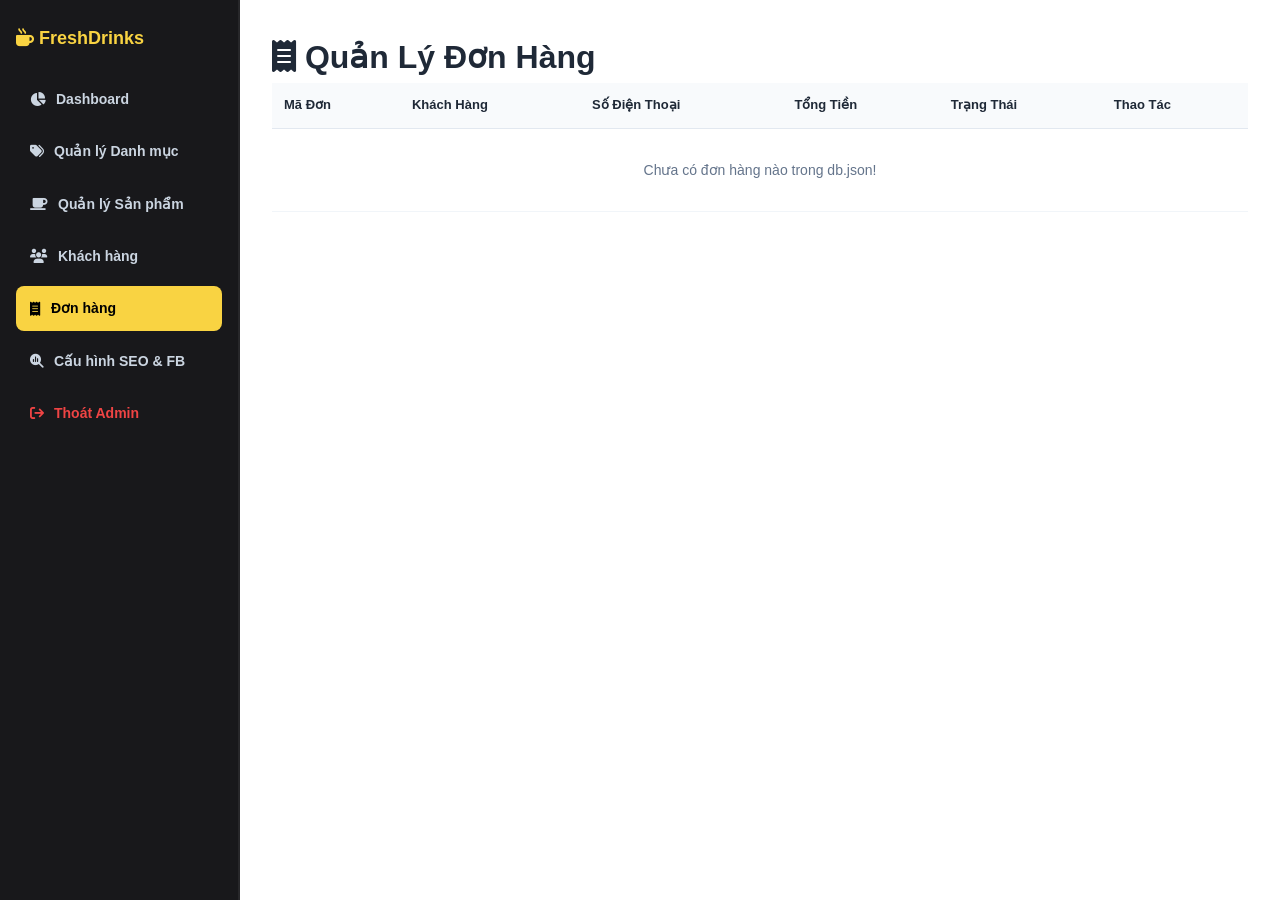
<file: admin/orders.html>
<!DOCTYPE html>
<html lang="vi">
<head>
  <meta charset="UTF-8" />
  <meta name="viewport" content="width=device-width, initial-scale=1.0" />
  <title>Admin - Quản Lý Đơn Hàng</title>
  <link rel="stylesheet" href="https://cdnjs.cloudflare.com/ajax/libs/font-awesome/6.5.1/css/all.min.css" />
  <link rel="stylesheet" href="../css/admin.css" />
  <style>
    .modal-backdrop {
      position: fixed;
      top: 0; left: 0; width: 100vw; height: 100vh;
      background: rgba(0, 0, 0, 0.5);
      backdrop-filter: blur(4px);
      display: none;
      align-items: center;
      justify-content: center;
      z-index: 9999;
    }
    .modal-backdrop.active { display: flex; }
    .modal-content {
      background: #ffffff;
      border-radius: 16px;
      max-width: 540px;
      width: 90%;
      padding: 24px 28px;
      box-shadow: 0 20px 40px rgba(0,0,0,0.2);
    }
  </style>
</head>
<body>
  <div class="admin-shell">
    <aside class="admin-sidebar">
      <h3><i class="fa-solid fa-mug-hot"></i> FreshDrinks</h3>
      <ul class="admin-nav">
        <li><a href="index.html"><i class="fa-solid fa-chart-pie"></i> Dashboard</a></li>
        <li><a href="categories.html"><i class="fa-solid fa-tags"></i> Quản lý Danh mục</a></li>
        <li><a href="products.html"><i class="fa-solid fa-mug-saucer"></i> Quản lý Sản phẩm</a></li>
        <li><a href="users.html"><i class="fa-solid fa-users"></i> Khách hàng</a></li>
        <li><a href="orders.html" class="active"><i class="fa-solid fa-receipt"></i> Đơn hàng</a></li>
        <li><a href="seo.html"><i class="fa-solid fa-magnifying-glass-chart"></i> Cấu hình SEO & FB</a></li>
        <li><a href="../index.html" style="color:#ef4444; margin-top: auto;"><i class="fa-solid fa-arrow-right-from-bracket"></i> Thoát Admin</a></li>
      </ul>
    </aside>

    <main class="admin-view-panel">
      <div class="admin-header-title">
        <h1><i class="fa-solid fa-receipt" style="color:var(--admin-primary-dark);"></i> Quản Lý Đơn Hàng </h1>
      </div>

      <div class="admin-table-card">
        <table class="cart-table">
          <thead>
            <tr>
              <th>Mã Đơn</th>
              <th>Khách Hàng</th>
              <th>Số Điện Thoại</th>
              <th>Tổng Tiền</th>
              <th>Trạng Thái</th>
              <th>Thao Tác</th>
            </tr>
          </thead>
          <tbody id="orderTbody"></tbody>
        </table>
      </div>
    </main>
  </div>

  <div id="modalOverlay" class="modal-backdrop"></div>

  <script src="../js/data.js"></script>
  <script>
    async function renderOrderTable() {
      const orders = await apiGetOrders();
      const tbody = document.getElementById('orderTbody');
      if (!orders || orders.length === 0) {
        tbody.innerHTML = `<tr><td colspan="6" style="text-align:center; padding:30px; color:#64748b;">Chưa có đơn hàng nào trong db.json!</td></tr>`;
        return;
      }

      tbody.innerHTML = orders.map(o => `
        <tr>
          <td><strong style="color:#0f172a; font-family:monospace; font-size:14px;">${o.id}</strong></td>
          <td><strong>${o.customer}</strong></td>
          <td>${o.phone || 'Chưa cập nhật'}</td>
          <td><strong style="color:#b45309; font-size:15px;">${Number(o.total).toLocaleString('vi-VN')} đ</strong></td>
          <td>
            <span style="background:${o.status === 'Đã hoàn thành' ? '#dcfce7; color:#166534' : '#fef3c7; color:#b45309'}; padding:4px 10px; border-radius:99px; font-size:12px; font-weight:700;">
              ${o.status || 'Đang giao'}
            </span>
          </td>
          <td>
            <button class="btn-action-edit" onclick="showOrderDetail('${o.id}')">
              <i class="fa-solid fa-eye"></i> Chi tiết
            </button>
          </td>
        </tr>
      `).join('');
    }

    async function showOrderDetail(orderId) {
      const orders = await apiGetOrders();
      const order = orders.find(o => String(o.id) === String(orderId));
      if (!order) return;

      const modal = document.getElementById("modalOverlay");
      modal.innerHTML = `
        <div class="modal-content">
          <div style="display:flex; justify-content:space-between; align-items:center; margin-bottom:14px;">
            <h3 style="font-size:18px;">Chi Tiết Đơn Hàng: ${order.id}</h3>
            <button onclick="document.getElementById('modalOverlay').classList.remove('active')" style="border:none;background:none;font-size:24px;cursor:pointer;">&times;</button>
          </div>
          <p>Khách hàng: <strong>${order.customer}</strong> (${order.phone || ''})</p>
          <p>Địa chỉ nhận: <strong>${order.address || 'Tại quầy'}</strong></p>
          <p>Ngày đặt: <strong>${order.date || ''}</strong></p>
          <hr style="margin:14px 0; border:none; border-top:1px solid #e5e7eb;"/>
          <h4 style="margin-bottom:8px;">Danh sách đồ uống:</h4>
          <div style="max-height:180px; overflow-y:auto;">
            ${order.items.map(i => `
              <div style="display:flex; justify-content:space-between; margin-bottom:8px; font-size:14px;">
                <span>${i.name} <strong>x${i.qty}</strong></span>
                <strong>${(i.price * i.qty).toLocaleString('vi-VN')} đ</strong>
              </div>
            `).join('')}
          </div>
          <hr style="margin:14px 0; border:none; border-top:1px solid #e5e7eb;"/>
          <h3 style="text-align:right; color:#b45309;">Tổng thanh toán: ${Number(order.total).toLocaleString('vi-VN')} đ</h3>
        </div>
      `;
      modal.classList.add("active");
    }

    document.addEventListener("DOMContentLoaded", renderOrderTable);
  </script>
</body>
</html>
</file>
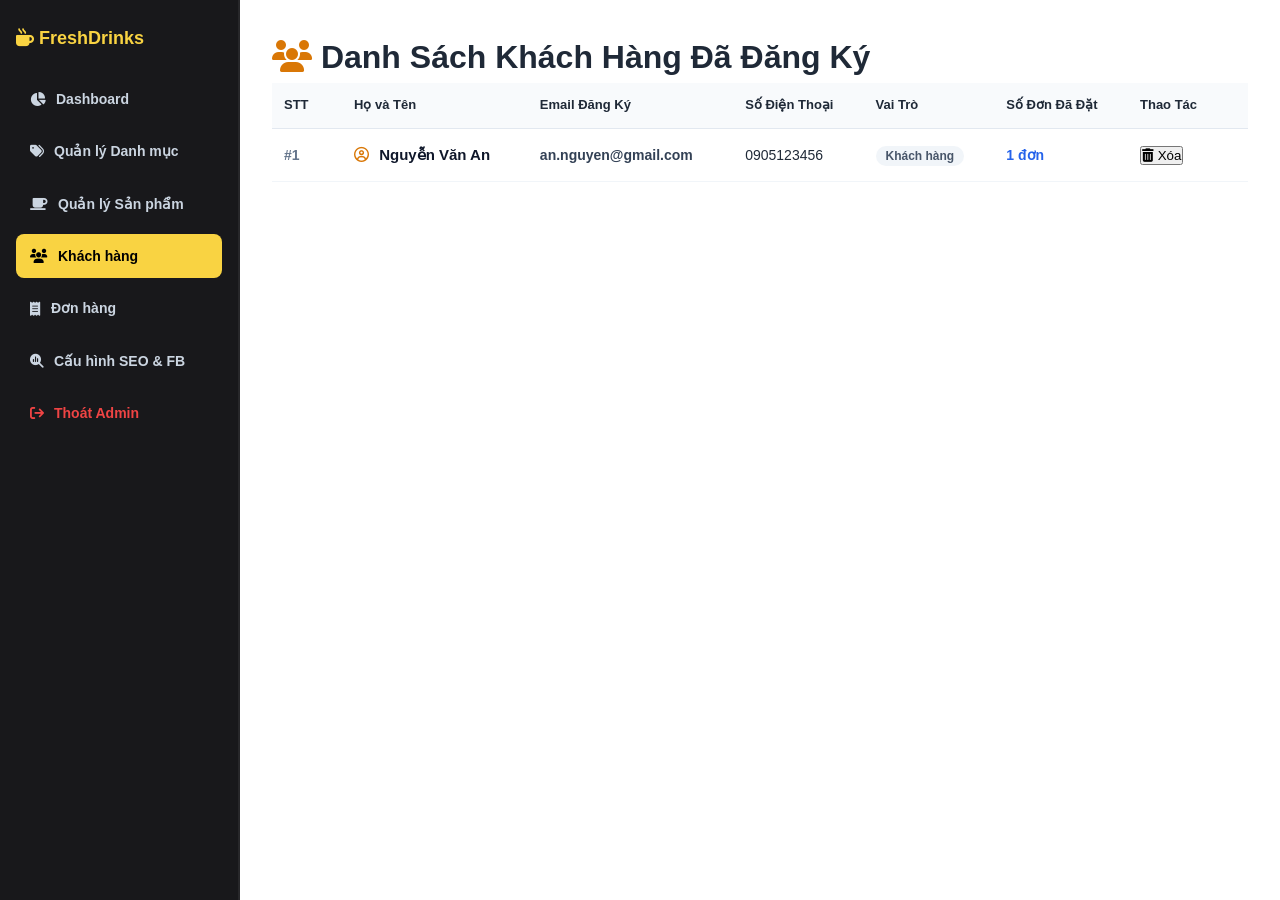
<file: admin/users.html>
<!DOCTYPE html>
<html lang="vi">
<head>
  <meta charset="UTF-8" />
  <meta name="viewport" content="width=device-width, initial-scale=1.0" />
  <title>Admin - Quản Lý Khách Hàng</title>
  <link rel="stylesheet" href="https://cdnjs.cloudflare.com/ajax/libs/font-awesome/6.5.1/css/all.min.css" />
  <link rel="stylesheet" href="../css/admin.css" />
</head>
<body>
  <div class="admin-shell">
    <!-- SIDEBAR ĐỒNG BỘ -->
    <aside class="admin-sidebar">
      <h3><i class="fa-solid fa-mug-hot"></i> FreshDrinks</h3>
      <ul class="admin-nav">
        <li><a href="index.html"><i class="fa-solid fa-chart-pie"></i> Dashboard</a></li>
        <li><a href="categories.html"><i class="fa-solid fa-tags"></i> Quản lý Danh mục</a></li>
        <li><a href="products.html"><i class="fa-solid fa-mug-saucer"></i> Quản lý Sản phẩm</a></li>
        <li><a href="users.html" class="active"><i class="fa-solid fa-users"></i> Khách hàng</a></li>
        <li><a href="orders.html"><i class="fa-solid fa-receipt"></i> Đơn hàng</a></li>
        <li><a href="seo.html"><i class="fa-solid fa-magnifying-glass-chart"></i> Cấu hình SEO & FB</a></li>
        <li><a href="../index.html" style="color:#ef4444; margin-top: auto;"><i class="fa-solid fa-arrow-right-from-bracket"></i> Thoát Admin</a></li>
      </ul>
    </aside>

    <!-- MAIN PANEL -->
    <main class="admin-view-panel">
      <div class="admin-header-title">
        <h1><i class="fa-solid fa-users" style="color:var(--admin-primary-dark, #d97706);"></i> Danh Sách Khách Hàng Đã Đăng Ký</h1>
      </div>

      <!-- BẢNG DANH SÁCH KHÁCH HÀNG -->
      <div class="admin-table-card">
        <table class="cart-table">
          <thead>
            <tr>
              <th style="width: 70px;">STT</th>
              <th>Họ và Tên</th>
              <th>Email Đăng Ký</th>
              <th>Số Điện Thoại</th>
              <th>Vai Trò</th>
              <th>Số Đơn Đã Đặt</th>
              <th style="width: 120px;">Thao Tác</th>
            </tr>
          </thead>
          <tbody id="userTbody">
            <tr>
              <td colspan="7" style="text-align:center; padding:30px; color:#64748b;">
                <i class="fa-solid fa-spinner fa-spin"></i> Đang tải dữ liệu 
              </td>
            </tr>
          </tbody>
        </table>
      </div>
    </main>
  </div>

  <script src="../js/data.js"></script>
  <script>
    async function renderUsers() {
      // 1. Lấy danh sách tài khoản và danh sách đơn hàng từ json-server (db.json)
      let users = [];
      let orders = [];

      try {
        users = await apiGetUsers();
        orders = await apiGetOrders();
      } catch (err) {
        console.error("Lỗi lấy dữ liệu từ API:", err);
      }

      // Dự phòng nếu chưa bật json-server thì đọc trực tiếp từ db.json
      if (!users || users.length === 0) {
        try {
          const res = await fetch("../db.json");
          const data = await res.json();
          users = data.users || [];
          orders = data.orders || [];
        } catch (e) {}
      }

      const tbody = document.getElementById('userTbody');

      if (!users || users.length === 0) {
        tbody.innerHTML = `
          <tr>
            <td colspan="7" style="text-align:center; padding:40px; color:#64748b;">
              <i class="fa-regular fa-folder-open" style="font-size:32px; margin-bottom:8px; display:block;"></i>
              Chưa có tài khoản khách hàng nào đăng ký trong db.json!
            </td>
          </tr>
        `;
        return;
      }

      tbody.innerHTML = users.map((u, index) => {
        // Tự động đếm số đơn hàng khách này đã đặt theo tên hoặc số điện thoại
        const userOrdersCount = orders.filter(o => 
          (o.customer && o.customer.toLowerCase() === (u.name || '').toLowerCase()) ||
          (o.phone && o.phone === u.phone)
        ).length;

        return `
          <tr>
            <td style="font-weight:700; color:#64748b;">#${index + 1}</td>
            <td>
              <div style="font-weight:700; font-size:15px; color:#0f172a;">
                <i class="fa-regular fa-circle-user" style="color:#d97706; margin-right:6px;"></i>
                ${u.name || 'Khách vãng lai'}
              </div>
            </td>
            <td>
              <span style="color:#334155; font-weight:600;">${u.email}</span>
            </td>
            <td>${u.phone || 'Chưa cập nhật'}</td>
            <td>
              <span style="background:${u.role === 'admin' ? '#fee2e2; color:#b91c1c' : '#f1f5f9; color:#475569'}; padding:3px 10px; border-radius:99px; font-size:12px; font-weight:700;">
                ${u.role === 'admin' ? 'Quản trị viên' : 'Khách hàng'}
              </span>
            </td>
            <td>
              <strong style="color:#2563eb;">${userOrdersCount} đơn</strong>
            </td>
            <td>
              <button class="btn-action-del" onclick="deleteUser('${u.id}')" title="Xóa tài khoản này">
                <i class="fa-solid fa-trash-can"></i> Xóa
              </button>
            </td>
          </tr>
        `;
      }).join('');
    }

    // Xóa tài khoản khách hàng trực tiếp khỏi file db.json
    async function deleteUser(userId) {
      if (!confirm("Bạn có chắc chắn muốn xóa tài khoản này khỏi db.json?")) return;
      try {
        await fetch(`http://localhost:3001/users/${userId}`, { method: "DELETE" });
        alert("✅ Đã xóa tài khoản thành công khỏi db.json!");
        await renderUsers();
      } catch (err) {
        alert("❌ Lỗi khi xóa tài khoản: " + err.message);
      }
    }

    document.addEventListener("DOMContentLoaded", renderUsers);
  </script>
</body>
</html>
</file>
<file: css/admin.css>
@import url('style.css');

.admin-shell { display: grid; grid-template-columns: 240px 1fr; min-height: 100vh; }
.admin-sidebar { background: var(--dark-bg); color: #fff; padding: 24px 16px; border-right: 2px solid #27272a; }
.admin-sidebar h3 { color: var(--primary); font-size: 18px; margin-bottom: 24px; }
.admin-nav { list-style: none; display: grid; gap: 8px; }
.admin-nav a { padding: 11px 14px; border-radius: 8px; font-weight: 600; color: #cbd5e1; display: flex; align-items: center; gap: 10px; text-decoration: none; font-size: 14px; }
.admin-nav a.active, .admin-nav a:hover { background: var(--primary); color: #000; }
.admin-view-panel { padding: 32px; background: #fff; overflow-y: auto; }

.stat-grid { display: grid; grid-template-columns: repeat(3, 1fr); gap: 20px; margin-bottom: 30px; }
.stat-card { border: 1px solid var(--border); border-radius: 12px; padding: 18px; display: flex; align-items: center; gap: 16px; box-shadow: var(--shadow); }
.stat-icon { width: 50px; height: 50px; border-radius: 10px; display: grid; place-items: center; font-size: 22px; }
.stat-icon.gold { background: #fef3c7; color: #d97706; }
.stat-icon.blue { background: #dbeafe; color: #2563eb; }
.stat-icon.green { background: #dcfce7; color: #16a34a; }

.modal-backdrop { position: fixed; inset: 0; background: rgba(0, 0, 0, 0.65); display: none; place-items: center; z-index: 2000; padding: 20px; }
.modal-backdrop.active { display: grid; }
.modal-content { background: #fff; border-radius: 12px; max-width: 500px; width: 100%; box-shadow: 0 20px 40px rgba(0,0,0,0.3); }

@media(max-width: 800px) {
  .admin-shell { grid-template-columns: 1fr; }
  .stat-grid { grid-template-columns: 1fr; }
}
</file>
<file: css/style.css>
:root {
  --primary: #f9d342;
  --primary-dark: #d97706;
  --dark-bg: #18181b;
  --dark-surface: #27272a;
  --text-main: #1f2937;
  --text-muted: #64748b;
  --bg-light: #f8fafc;
  --white: #ffffff;
  --border: #e2e8f0;
  --danger: #ef4444;
  --radius-lg: 16px;
  --radius-md: 10px;
  --shadow: 0 10px 25px -5px rgba(0, 0, 0, 0.05);
}

* { box-sizing: border-box; margin: 0; padding: 0; }
body { font-family: -apple-system, BlinkMacSystemFont, "Segoe UI", Roboto, sans-serif; background: var(--bg-light); color: var(--text-main); line-height: 1.6; }
.container { max-width: 1240px; margin: auto; padding: 30px 20px 60px; }
.sec-title { font-size: 24px; font-weight: 800; margin-bottom: 24px; }

/* Header */
header { background: var(--dark-bg); position: sticky; top: 0; z-index: 1000; border-bottom: 2px solid var(--primary); }
.header-container { max-width: 1240px; margin: auto; padding: 14px 20px; display: flex; align-items: center; justify-content: space-between; }
.logo { font-size: 24px; font-weight: 800; color: var(--primary); text-decoration: none; display: flex; align-items: center; gap: 8px; }
.nav-menu { display: flex; list-style: none; gap: 24px; align-items: center; }
.nav-menu a { color: #f4f4f5; text-decoration: none; font-weight: 600; font-size: 15px; }
.nav-menu a:hover, .nav-menu a.active { color: var(--primary); }
.cart-btn { background: var(--dark-surface); border: none; color: #fff; width: 42px; height: 42px; border-radius: 50%; position: relative; cursor: pointer; display: grid; place-items: center; text-decoration: none; }
.cart-btn .badge { position: absolute; top: -4px; right: -4px; background: var(--primary); color: #000; font-size: 11px; font-weight: 800; width: 20px; height: 20px; border-radius: 50%; display: grid; place-items: center; }

/* Hero Banner */
.hero-box { background: linear-gradient(135deg, #18181b 0%, #27272a 100%); color: #fff; padding: 60px 20px; margin-bottom: 30px; }
.hero-grid { max-width: 1240px; margin: auto; display: grid; grid-template-columns: 1.2fr 1fr; align-items: center; gap: 40px; }
.hero-tag { background: rgba(249, 211, 66, 0.15); color: var(--primary); border: 1px solid var(--primary); padding: 4px 14px; border-radius: 99px; font-size: 13px; font-weight: 700; display: inline-block; margin-bottom: 14px; }
.hero-box h1 { font-size: 40px; line-height: 1.25; font-weight: 800; margin-bottom: 16px; }
.hero-box h1 span { color: var(--primary); }
.hero-box p { color: #a1a1aa; font-size: 16px; margin-bottom: 24px; }
.hero-img-wrap img { width: 100%; max-height: 340px; object-fit: cover; border-radius: 16px; box-shadow: 0 16px 32px rgba(0,0,0,0.4); }

/* Buttons */
.btn-primary { background: var(--primary); color: #000; font-weight: 700; padding: 11px 22px; border-radius: var(--radius-md); border: none; cursor: pointer; display: inline-flex; align-items: center; gap: 8px; font-size: 15px; text-decoration: none; transition: 0.2s; }
.btn-primary:hover { background: var(--primary-dark); color: #fff; transform: translateY(-2px); }
.btn-full { width: 100%; justify-content: center; margin-top: 14px; }

/* Product Cards */
.product-grid { display: grid; grid-template-columns: repeat(auto-fill, minmax(265px, 1fr)); gap: 24px; }
.card-item { background: #fff; border-radius: var(--radius-lg); padding: 16px; border: 1px solid var(--border); box-shadow: var(--shadow); display: flex; flex-direction: column; transition: transform 0.2s, box-shadow 0.2s; }
.card-item:hover { transform: translateY(-4px); box-shadow: 0 16px 30px rgba(0,0,0,0.08); }
.card-img-wrap { position: relative; width: 100%; aspect-ratio: 1/1; display: flex; align-items: center; justify-content: center; background: #fafaf9; border-radius: 12px; margin-bottom: 12px; overflow: hidden; cursor: pointer; }
.card-img { width: 85%; height: 85%; object-fit: cover; border-radius: 10px; transition: transform 0.3s; }
.card-item:hover .card-img { transform: scale(1.05); }
.badge-tag { position: absolute; bottom: 8px; right: 8px; background: #e2e8f0; color: #475569; font-size: 11px; font-weight: 700; padding: 3px 8px; border-radius: 6px; }
.card-cat { font-size: 11px; font-weight: 800; color: var(--primary-dark); text-transform: uppercase; margin-bottom: 4px; }
.card-name { font-size: 16px; font-weight: 700; color: inherit; text-decoration: none; margin-bottom: 6px; display: -webkit-box; -webkit-line-clamp: 1; -webkit-box-orient: vertical; overflow: hidden; }
.card-desc { font-size: 13px; color: var(--text-muted); margin-bottom: 10px; display: -webkit-box; -webkit-line-clamp: 2; -webkit-box-orient: vertical; overflow: hidden; line-height: 1.5; }
.card-meta { display: flex; justify-content: space-between; align-items: center; margin-top: auto; padding-top: 10px; border-top: 1px dashed var(--border); }
.card-price { font-size: 17px; font-weight: 800; color: #b45309; }
.card-stock { font-size: 12px; color: var(--text-muted); }

/* Cụm 2 nút Thêm giỏ & Mua ngay chung 1 hàng */
.card-btn-combo {
  display: flex;
  gap: 8px;
  align-items: center;
  margin-top: 12px;
}

.card-btn-combo .btn-add-cart {
  background: var(--dark-bg);
  color: #fff;
  border: none;
  width: 44px;
  height: 42px;
  border-radius: 8px;
  cursor: pointer;
  display: flex;
  align-items: center;
  justify-content: center;
  font-size: 16px;
  flex-shrink: 0;
  transition: all 0.2s ease;
}

.card-btn-combo .btn-add-cart:hover {
  background: var(--primary);
  color: #000;
  transform: translateY(-2px);
}

.card-btn-combo .btn-buy-now {
  flex: 1;
  background: var(--primary);
  color: #000;
  border: none;
  height: 42px;
  border-radius: 8px;
  font-weight: 800;
  font-size: 14px;
  cursor: pointer;
  display: flex;
  align-items: center;
  justify-content: center;
  gap: 6px;
  transition: all 0.2s ease;
}

.card-btn-combo .btn-buy-now:hover {
  background: var(--primary-dark);
  color: #fff;
  transform: translateY(-2px);
}

/* Filter Tabs */
.filter-tabs { display: flex; gap: 10px; margin-bottom: 26px; overflow-x: auto; padding-bottom: 6px; }
.filter-btn { background: #fff; border: 1.5px solid var(--border); padding: 8px 18px; border-radius: 99px; font-weight: 600; cursor: pointer; font-size: 14px; text-decoration: none; color: inherit; white-space: nowrap; }
.filter-btn.active, .filter-btn:hover { background: var(--dark-bg); color: #fff; border-color: var(--dark-bg); }

/* Cart & Form Cards */
.cart-layout { display: grid; grid-template-columns: 2fr 1fr; gap: 28px; }
.table-box, .summary-box, .form-card { background: #fff; border-radius: var(--radius-lg); padding: 24px; border: 1px solid var(--border); box-shadow: var(--shadow); }
.cart-table { width: 100%; border-collapse: collapse; }
.cart-table th { background: #f8fafc; padding: 12px; text-align: left; font-size: 13px; border-bottom: 1px solid var(--border); }
.cart-table td { padding: 14px 12px; border-bottom: 1px solid #f1f5f9; vertical-align: middle; font-size: 14px; }
.qty-pill { display: inline-flex; border: 1px solid var(--border); border-radius: 6px; align-items: center; }
.qty-pill button { border: none; background: none; padding: 4px 10px; cursor: pointer; font-weight: bold; }
.qty-pill span { padding: 4px 8px; font-weight: 700; }
.sum-line { display: flex; justify-content: space-between; margin-bottom: 12px; font-size: 15px; }
.sum-line.total { font-size: 20px; font-weight: 800; color: #b45309; border-top: 2px dashed var(--border); padding-top: 14px; }

/* Auth Box */
.auth-box { max-width: 460px; margin: 40px auto; background: #fff; border-radius: var(--radius-lg); padding: 30px; border: 1px solid var(--border); box-shadow: var(--shadow); }
.field-group { margin-bottom: 16px; }
.field-group label { display: block; font-weight: 600; font-size: 13px; margin-bottom: 6px; }
.field-group input, .field-group select, .field-group textarea { width: 100%; padding: 11px; border-radius: 8px; border: 1.5px solid var(--border); font-size: 14px; outline: none; }
.field-group input:focus, .field-group select:focus, .field-group textarea:focus { border-color: #3b82f6; }
.auth-nav-tabs { display: grid; grid-template-columns: 1fr 1fr; gap: 8px; background: #f1f5f9; padding: 4px; border-radius: 10px; margin-bottom: 22px; }
.auth-nav-btn { border: none; background: transparent; padding: 10px; font-weight: 700; font-size: 14px; color: #64748b; border-radius: 8px; cursor: pointer; }
.auth-nav-btn.active { background: #fff; color: #000; box-shadow: 0 2px 6px rgba(0,0,0,0.06); }

/* Footer */
footer { background: var(--dark-bg); color: #fff; padding: 46px 20px 20px; border-top: 4px solid var(--primary); margin-top: 40px; }
.footer-container { display: flex; justify-content: space-between; max-width: 1240px; margin: auto; flex-wrap: wrap; gap: 24px; }
.footer-column { flex: 1; min-width: 220px; }
.footer-column h3 { color: var(--primary); margin-bottom: 14px; font-size: 18px; }
.footer-column p, .footer-column a { color: #bbb; font-size: 14px; text-decoration: none; margin-bottom: 8px; display: block; }
.footer-bottom { text-align: center; margin-top: 36px; font-size: 13px; color: #888; border-top: 1px solid #333; padding-top: 14px; }

@media(max-width: 800px) {
  .hero-grid, .cart-layout { grid-template-columns: 1fr; }
}

/* ==================== HERO SLIDER ==================== */
.hero-slider-container {
  position: relative;
  max-width: 1240px;
  margin: auto;
  overflow: hidden;
}

.hero-slide {
  display: none;
  opacity: 0;
  transition: opacity 0.5s ease-in-out;
}

.hero-slide.active {
  display: block;
  opacity: 1;
}

.slider-btn {
  position: absolute;
  top: 50%;
  transform: translateY(-50%);
  background: rgba(39, 39, 42, 0.7);
  border: 1px solid rgba(255, 255, 255, 0.15);
  color: #fff;
  width: 44px;
  height: 44px;
  border-radius: 50%;
  display: flex;
  align-items: center;
  justify-content: center;
  font-size: 16px;
  cursor: pointer;
  transition: 0.2s;
  z-index: 10;
}

.slider-btn:hover {
  background: var(--primary);
  color: #000;
  border-color: var(--primary);
}

.prev-btn { left: 10px; }
.next-btn { right: 10px; }

.slider-dots {
  position: absolute;
  bottom: 0;
  left: 50%;
  transform: translateX(-50%);
  display: flex;
  gap: 8px;
  z-index: 10;
}

.slider-dots .dot {
  width: 10px;
  height: 10px;
  background-color: rgba(255, 255, 255, 0.35);
  border-radius: 50%;
  cursor: pointer;
  transition: 0.3s;
}

.slider-dots .dot.active {
  background-color: var(--primary);
  width: 24px;
  border-radius: 6px;
}

/* ==================== PHÂN TRANG (PAGINATION) ==================== */
.pagination-container {
  display: flex;
  justify-content: center;
  align-items: center;
  gap: 8px;
  margin-top: 36px;
  margin-bottom: 24px;
}

.page-btn {
  min-width: 42px;
  height: 42px;
  padding: 0 14px;
  border: 1.5px solid var(--border);
  background: #ffffff;
  color: var(--text-main);
  border-radius: 8px;
  font-weight: 700;
  font-size: 14px;
  cursor: pointer;
  display: inline-flex;
  align-items: center;
  justify-content: center;
  transition: all 0.2s ease;
}

.page-btn:hover:not(:disabled) {
  border-color: var(--primary);
  color: #000;
  background: #fffbeb;
  transform: translateY(-2px);
}

.page-btn.active {
  background: var(--primary);
  color: #000;
  border-color: var(--primary);
  box-shadow: 0 4px 12px rgba(249, 211, 66, 0.4);
}

.page-btn:disabled {
  opacity: 0.4;
  cursor: not-allowed;
  background: #f1f5f9;
  border-color: #e2e8f0;
}

/* ==================== DEMO SCREEN SELECTOR BAR ==================== */
.demo-top-bar {
  background: #000000;
  border-bottom: 2px solid var(--primary);
  padding: 8px 20px;
}

.demo-top-container {
  max-width: 1280px;
  margin: 0 auto;
  display: flex;
  align-items: center;
  justify-content: space-between;
  flex-wrap: wrap;
  gap: 12px;
}

.demo-nav-group {
  display: flex;
  align-items: center;
  gap: 8px;
  flex-wrap: wrap;
}

.demo-title {
  color: var(--primary);
  font-weight: 700;
  font-size: 14px;
  display: flex;
  align-items: center;
  gap: 6px;
  margin-right: 6px;
}

.demo-btn {
  background: #27272a;
  color: #d4d4d8;
  border: 1px solid #3f3f46;
  padding: 6px 14px;
  border-radius: 6px;
  font-size: 13px;
  font-weight: 600;
  text-decoration: none;
  transition: all 0.2s ease;
  display: inline-block;
}

.demo-btn:hover {
  background: #3f3f46;
  color: #fff;
}

.demo-btn.active {
  background: var(--primary);
  color: #000;
  border-color: var(--primary);
  font-weight: 800;
}

.demo-admin-btn {
  background: #2563eb;
  color: #ffffff;
  padding: 6px 16px;
  border-radius: 6px;
  font-size: 13px;
  font-weight: 700;
  text-decoration: none;
  display: inline-flex;
  align-items: center;
  gap: 6px;
  transition: all 0.2s ease;
}

.demo-admin-btn:hover {
  background: #1d4ed8;
  transform: translateY(-1px);
}

/* ==================== AUTH CUSTOM FORM STYLING ==================== */
.auth-wrapper {
  min-height: calc(100vh - 200px);
  display: flex;
  align-items: center;
  justify-content: center;
  padding: 40px 16px;
}

.auth-card {
  width: 100%;
  max-width: 440px;
  background: #ffffff;
  border-radius: 20px;
  padding: 32px 28px;
  border: 1px solid #e2e8f0;
  box-shadow: 0 16px 36px rgba(0, 0, 0, 0.08);
}

.auth-nav-tabs {
  display: flex;
  background: #f1f5f9;
  padding: 5px;
  border-radius: 12px;
  margin-bottom: 24px;
}

.auth-tab-btn {
  flex: 1;
  border: none;
  background: transparent;
  padding: 10px;
  font-weight: 700;
  font-size: 14px;
  color: #64748b;
  border-radius: 8px;
  cursor: pointer;
  transition: all 0.25s ease;
}

.auth-tab-btn.active {
  background: #ffffff;
  color: #0f172a;
  box-shadow: 0 2px 8px rgba(0, 0, 0, 0.08);
}

.auth-form-title {
  font-size: 20px;
  font-weight: 800;
  margin-bottom: 8px;
  color: #0f172a;
}

.auth-form-desc {
  font-size: 13px;
  color: #64748b;
  margin-bottom: 20px;
}

.form-group {
  margin-bottom: 16px;
  text-align: left;
}

.form-group label {
  display: block;
  font-size: 13px;
  font-weight: 600;
  color: #334155;
  margin-bottom: 6px;
}

.input-icon-wrap {
  position: relative;
  display: flex;
  align-items: center;
}

.input-icon-wrap i.input-icon {
  position: absolute;
  left: 14px;
  color: #94a3b8;
  font-size: 15px;
}

.input-icon-wrap input {
  width: 100%;
  padding: 11px 14px 11px 40px;
  border-radius: 10px;
  border: 1.5px solid #e2e8f0;
  font-size: 14px;
  outline: none;
  transition: border-color 0.2s, box-shadow 0.2s;
  background: #fff;
}

.input-icon-wrap input:focus {
  border-color: #f9d342;
  box-shadow: 0 0 0 3px rgba(249, 211, 66, 0.25);
}

.input-icon-wrap .toggle-eye {
  position: absolute;
  right: 14px;
  cursor: pointer;
  color: #94a3b8;
}

.auth-extra-links {
  display: flex;
  justify-content: flex-end;
  margin-bottom: 18px;
}

.auth-link {
  font-size: 13px;
  font-weight: 600;
  color: #d97706;
  text-decoration: none;
  cursor: pointer;
}

.auth-link:hover {
  text-decoration: underline;
}

.btn-auth-submit {
  width: 100%;
  padding: 12px;
  background: var(--primary);
  color: #000;
  font-weight: 800;
  font-size: 15px;
  border: none;
  border-radius: 10px;
  cursor: pointer;
  transition: all 0.2s;
  display: flex;
  align-items: center;
  justify-content: center;
  gap: 8px;
}

.btn-auth-submit:hover {
  background: var(--primary-dark);
  color: #fff;
  transform: translateY(-1px);
}

.auth-msg-box {
  display: none;
  padding: 10px 14px;
  border-radius: 8px;
  font-size: 13px;
  font-weight: 600;
  margin-bottom: 16px;
  align-items: center;
  gap: 8px;
}

.auth-msg-box.error {
  display: flex;
  background: #fef2f2;
  color: #dc2626;
  border: 1px solid #fecaca;
}

.auth-msg-box.success {
  display: flex;
  background: #f0fdf4;
  color: #16a34a;
  border: 1px solid #bbf7d0;
}
</file>
